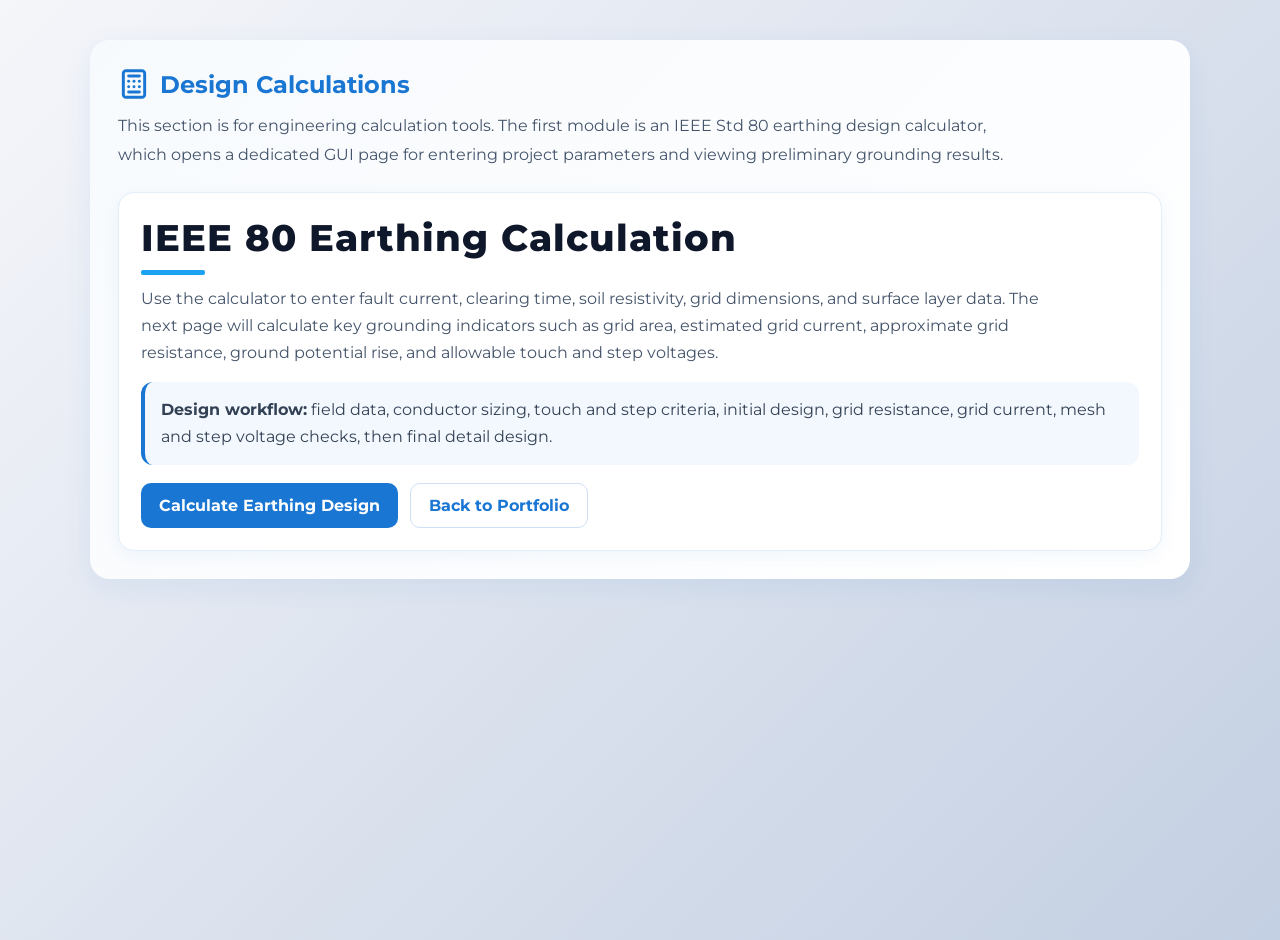
<file: design-calculations.html>
<!DOCTYPE html>
<html lang="en">
<head>
    <meta charset="UTF-8">
    <meta name="viewport" content="width=device-width, initial-scale=1.0">
    <title>Design Calculations - Sai Deepak Kothula</title>
    <link href="https://fonts.googleapis.com/css?family=Montserrat:400,700&display=swap" rel="stylesheet">
    <link rel="stylesheet" href="style.css">
    <style>
      .page-shell {
        max-width: 1100px;
        margin: 40px auto;
        padding: 0 16px;
      }
      .hero-card {
        background: linear-gradient(135deg, #f7fafd 0%, #ffffff 100%);
        border-radius: 20px;
        padding: 28px;
        box-shadow: 0 8px 28px rgba(25,118,210,0.08);
      }
      .section-title {
        margin: 0 0 12px 0;
        color: #1976d2;
        display: flex;
        align-items: center;
        gap: 10px;
      }
      .calculator-card {
        margin-top: 22px;
        background: #ffffff;
        border-radius: 16px;
        padding: 22px;
        border: 1px solid #e3eefb;
        box-shadow: 0 4px 18px rgba(25,118,210,0.06);
      }
      .calculator-grid {
        display: grid;
        grid-template-columns: repeat(auto-fit, minmax(220px, 1fr));
        gap: 16px;
        margin-top: 18px;
      }
      .calc-input {
        width: 100%;
        padding: 12px 14px;
        border-radius: 10px;
        border: 1px solid #cfe0f5;
        font: inherit;
        box-sizing: border-box;
        background: #fbfdff;
      }
      .btn-primary {
        display: inline-flex;
        align-items: center;
        justify-content: center;
        gap: 8px;
        border: none;
        border-radius: 10px;
        background: #1976d2;
        color: #fff;
        padding: 12px 18px;
        font-weight: 700;
        cursor: pointer;
        text-decoration: none;
      }
      .btn-secondary {
        display: inline-flex;
        align-items: center;
        justify-content: center;
        gap: 8px;
        border: 1px solid #cfe0f5;
        border-radius: 10px;
        background: #fff;
        color: #1976d2;
        padding: 12px 18px;
        font-weight: 700;
        text-decoration: none;
      }
      .note-box {
        margin-top: 16px;
        padding: 14px 16px;
        border-radius: 12px;
        background: #f3f8fe;
        border-left: 4px solid #1976d2;
        color: #334155;
        line-height: 1.7;
      }
      @media (max-width: 700px) {
        .hero-card, .calculator-card { padding: 20px; }
      }
    </style>
</head>
<body>
    <div class="page-shell">
        <section class="hero-card">
            <h1 class="section-title">
                <svg width="32" height="32" viewBox="0 0 24 24" fill="none" stroke="#1976d2" stroke-width="2.2" stroke-linecap="round" stroke-linejoin="round"><rect x="4" y="2" width="16" height="20" rx="2"/><line x1="8" y1="6" x2="16" y2="6"/><line x1="8" y1="10" x2="8" y2="10"/><line x1="12" y1="10" x2="12" y2="10"/><line x1="16" y1="10" x2="16" y2="10"/><line x1="8" y1="14" x2="8" y2="14"/><line x1="12" y1="14" x2="12" y2="14"/><line x1="16" y1="14" x2="16" y2="14"/><line x1="8" y1="18" x2="16" y2="18"/></svg>
                Design Calculations
            </h1>
            <p style="color:#44546a;line-height:1.8;max-width:900px;margin:0;">
                This section is for engineering calculation tools. The first module is an IEEE Std 80 earthing design calculator, which opens a dedicated GUI page for entering project parameters and viewing preliminary grounding results.
            </p>

            <div class="calculator-card">
                <h2 style="margin:0 0 10px 0;color:#0f172a;">IEEE 80 Earthing Calculation</h2>
                <p style="margin:0;color:#44546a;line-height:1.7;max-width:900px;">
                    Use the calculator to enter fault current, clearing time, soil resistivity, grid dimensions, and surface layer data. The next page will calculate key grounding indicators such as grid area, estimated grid current, approximate grid resistance, ground potential rise, and allowable touch and step voltages.
                </p>

                <div class="note-box">
                    <strong>Design workflow:</strong> field data, conductor sizing, touch and step criteria, initial design, grid resistance, grid current, mesh and step voltage checks, then final detail design.
                </div>

                <div style="display:flex;flex-wrap:wrap;gap:12px;margin-top:18px;">
                    <a class="btn-primary" href="ieee80-earthing-calculator.html">Calculate Earthing Design</a>
                    <a class="btn-secondary" href="index.html#design-calculations">Back to Portfolio</a>
                </div>
            </div>
        </section>
    </div>
</body>
</html>
</file>
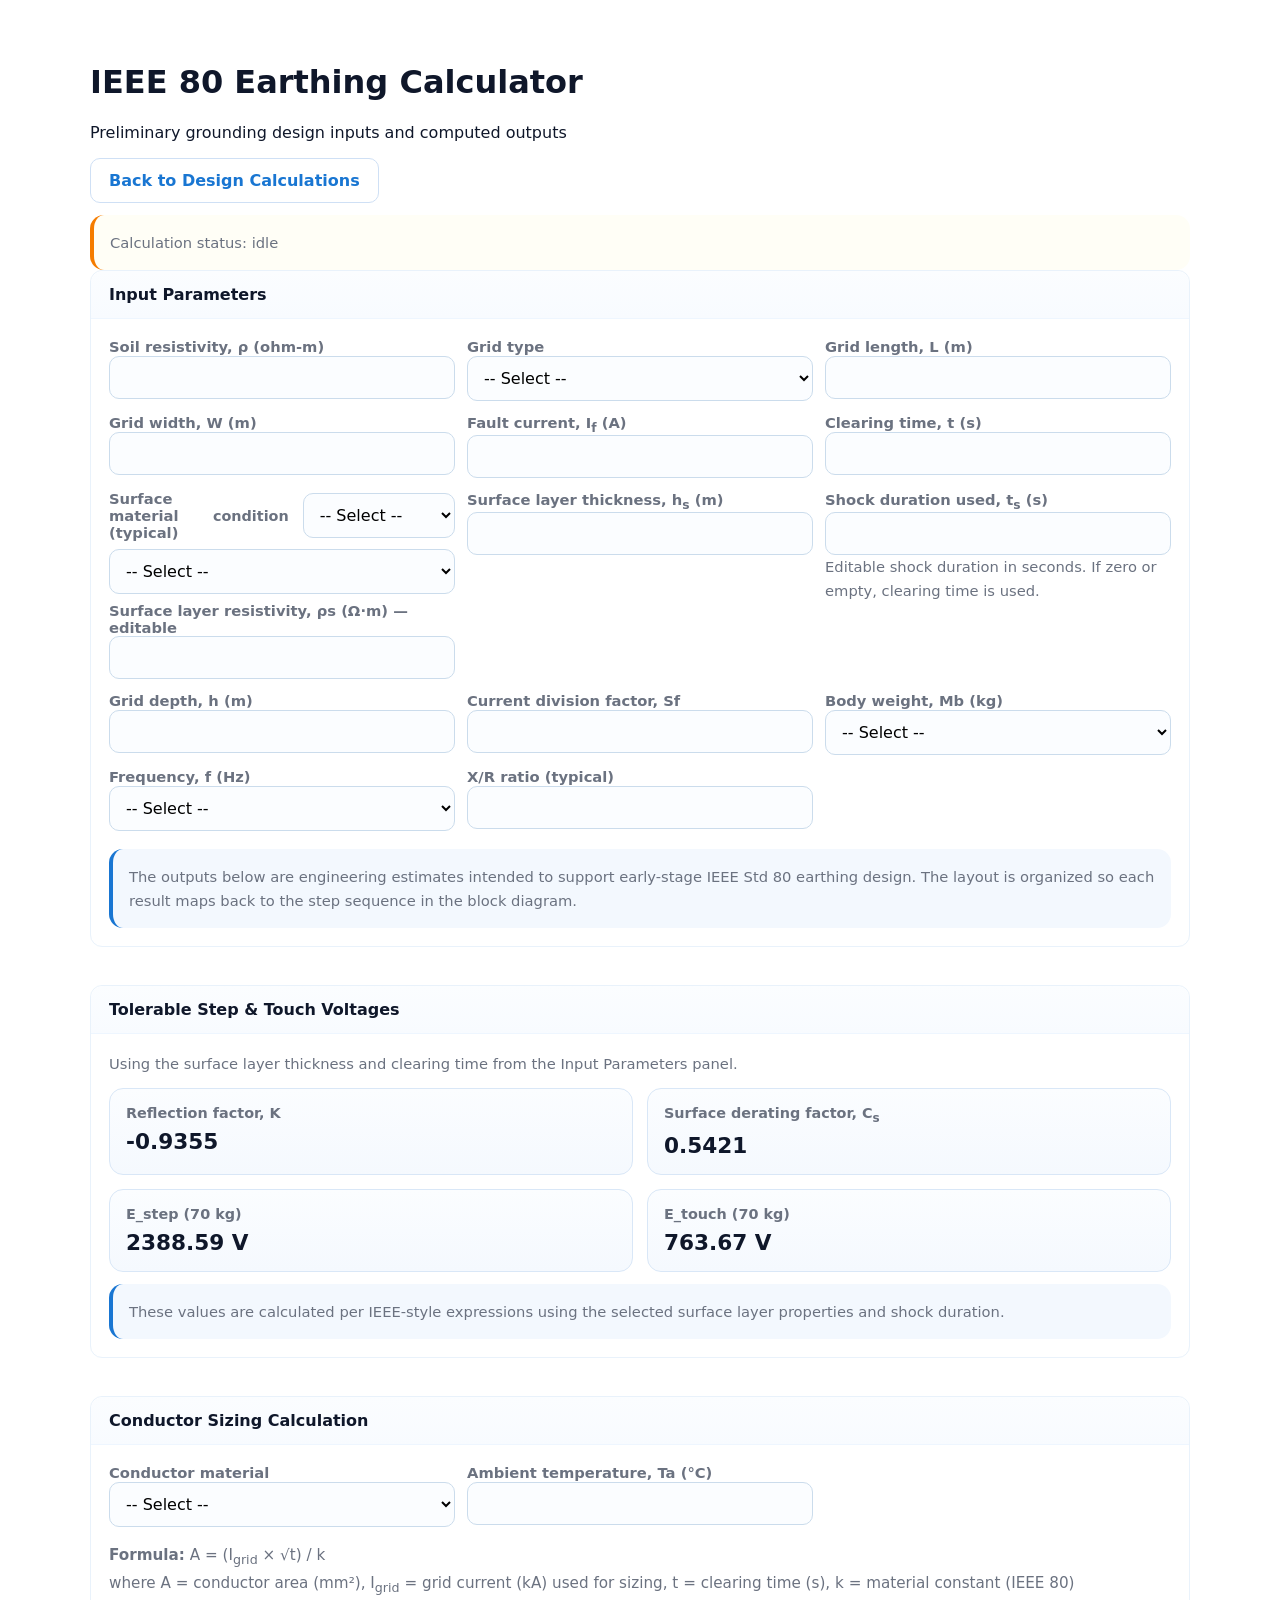
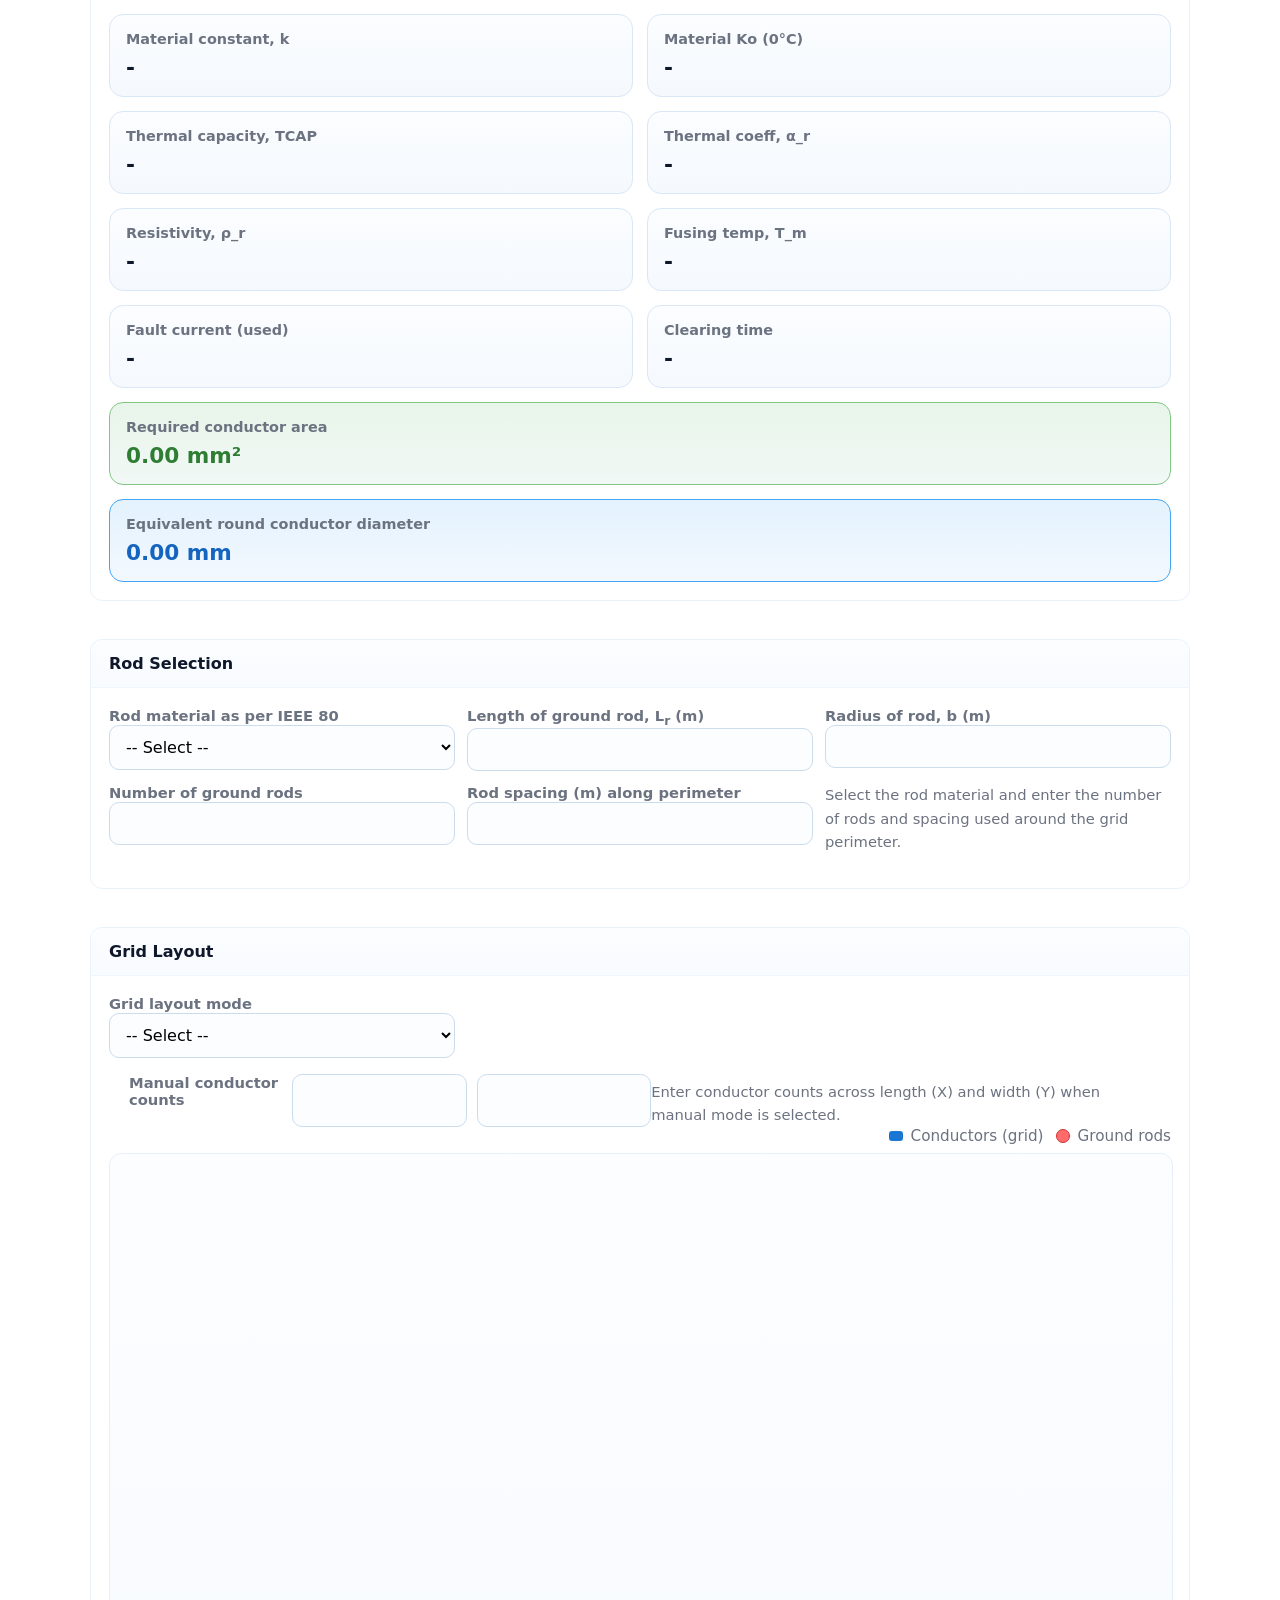
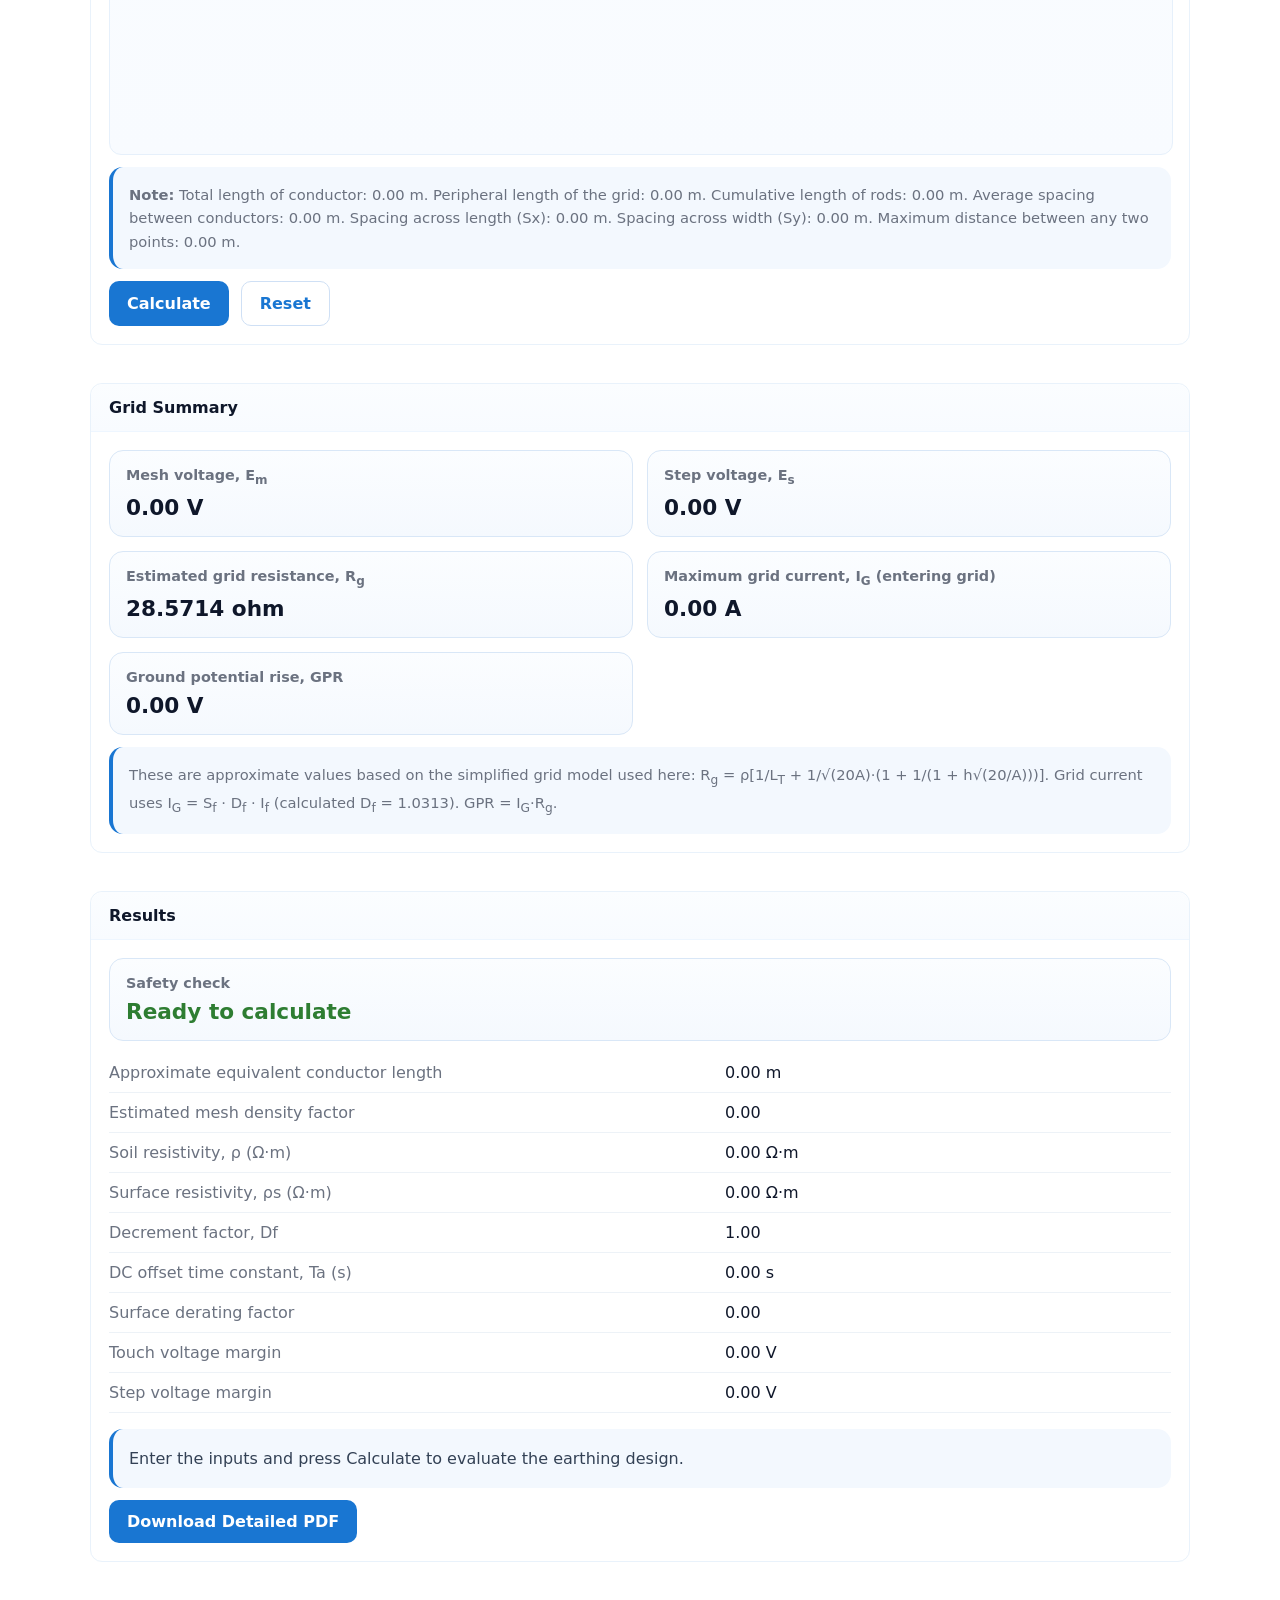
<file: ieee80-earthing-calculator.html>
<!DOCTYPE html>
<html lang="en">
<head>
    <meta charset="UTF-8">
    <meta name="viewport" content="width=device-width, initial-scale=1.0">
    <title>IEEE 80 Earthing Calculator</title>
    <style>
      :root{ --blue:#1976d2; --muted:#6b7280; --line:#cfe0f5; --good:#2e7d32; --warn:#f57c00 }
      html,body{font-family:Montserrat,system-ui,Segoe UI,Roboto,"Helvetica Neue",Arial;margin:0;padding:0;color:#0f172a}
      .shell{max-width:1100px;margin:18px auto;padding:24px}
      .panel{background:#fff;border-radius:12px;padding:0;border:1px solid #e9f2fb}
      .panel-header{padding:14px 18px;border-bottom:1px solid #eef6ff;background:linear-gradient(180deg,#fbfdff,#f8fbff);border-top-left-radius:12px;border-top-right-radius:12px}
      .panel-body{padding:18px}
    
      .grid-form {
        display: grid;
        grid-template-columns: repeat(3, minmax(0, 1fr));
        gap: 12px;
        align-items: start;
      }
      .layout { display: grid; grid-template-columns: 420px 1fr; gap: 20px; align-items: start; }
      .field label {
        font-size: 0.92rem;
        color: var(--muted);
        font-weight: 700;
      }
      .field input {
        width: 100%;
        box-sizing: border-box;
        border: 1px solid #cbdcec;
        border-radius: 10px;
        padding: 11px 12px;
        font: inherit;
        background: #fbfdff;
      }
      .field select {
        width: 100%;
        box-sizing: border-box;
        border: 1px solid #cbdcec;
        border-radius: 10px;
        padding: 11px 12px;
        font: inherit;
        background: #fbfdff;
      }
      .layout-canvas {
        width: 100%;
        height: 600px;
        border-radius: 12px;
        border: 1px solid #e6f0fb;
        background: linear-gradient(180deg,#fbfdff,#f8fbff);
        display:flex;
        align-items:center;
        justify-content:center;
        overflow:hidden;
      }
      .legend {
        display:flex;
        gap:12px;
        align-items:center;
        justify-content:flex-end;
        margin-bottom:8px;
      }
      .legend-item { display:flex; gap:8px; align-items:center; color:var(--muted); font-size:0.95rem; }
      .swatch { display:inline-block; width:14px; height:10px; border-radius:3px; }
      .swatch.rod { width:12px; height:12px; border-radius:50%; border:1px solid #c33; }
      .layout-canvas svg { width:100%; height:100%; }
      .actions {
        display: flex;
        gap: 12px;
        margin-top: 16px;
        flex-wrap: wrap;
      }
      .btn {
        border: none;
        border-radius: 10px;
        padding: 12px 18px;
        font: inherit;
        font-weight: 700;
        cursor: pointer;
        text-decoration: none;
        display: inline-flex;
        align-items: center;
        justify-content: center;
      }
      .btn-primary {
        background: var(--blue);
        color: #fff;
      }
      .btn-secondary {
        background: #fff;
        color: var(--blue);
        border: 1px solid var(--line);
      }
      .results-grid {
        display: grid;
        grid-template-columns: repeat(2, minmax(0, 1fr));
        gap: 14px;
      }
      .result-card {
        padding: 16px;
        border-radius: 14px;
        background: linear-gradient(180deg, #fbfdff 0%, #f5f9fe 100%);
        border: 1px solid #d9e7f7;
      }
      .result-card .label {
        color: var(--muted);
        font-size: 0.9rem;
        font-weight: 700;
      }
      .result-card .value {
        margin-top: 8px;
        font-size: 1.35rem;
        font-weight: 800;
        color: #0f172a;
        word-break: break-word;
      }
      .result-card.pass .value { color: var(--good); }
      .result-card.warn .value { color: var(--warn); }
      .wide {
        grid-column: 1 / -1;
      }
      .summary {
        margin-top: 16px;
        padding: 16px;
        border-radius: 14px;
        background: #f3f8fe;
        border-left: 4px solid var(--blue);
        color: #334155;
        line-height: 1.7;
      }
      .mini-table {
        width: 100%;
        border-collapse: collapse;
        margin-top: 12px;
      }
      .mini-table td {
        padding: 10px 0;
        border-bottom: 1px solid #edf2f7;
        vertical-align: top;
      }
      .mini-table td:first-child {
        color: var(--muted);
        width: 58%;
        padding-right: 12px;
      }
      .helper {
        color: var(--muted);
        font-size: 0.92rem;
        line-height: 1.6;
      }
      @media (max-width: 960px) {
        .layout { grid-template-columns: 1fr; }
      }
      @media (max-width: 700px) {
        .grid-form, .results-grid { grid-template-columns: 1fr; }
        .shell { padding: 18px 12px 28px; }
        .panel-body, .panel-header { padding: 16px; }
      }
    </style>
</head>
<body>
  <div class="shell">
    <div class="topbar">
      <div class="brand">
        <h1>IEEE 80 Earthing Calculator</h1>
        <p>Preliminary grounding design inputs and computed outputs</p>
      </div>
      <a class="btn btn-secondary" href="design-calculations.html">Back to Design Calculations</a>
    </div>

    <div id="calcStatus" class="summary helper" style="margin-top:12px; background:#fffef6; border-left:4px solid #f57c00;">Calculation status: idle</div>

    <div class="layout">
      <section class="panel" style="grid-column: 1 / -1;">
        <div class="panel-header">
          <strong>Input Parameters</strong>
        </div>
        <div class="panel-body">
          <div class="grid-form">
            <!-- 1. Soil Resistivity -->
            <div class="field"><label for="soilResistivity">Soil resistivity, ρ (ohm-m)</label><input id="soilResistivity" type="number" value="" min="0" step="any"></div>
            
            <!-- 2. Grid Type Selection -->
            <div class="field"><label for="gridType">Grid type</label>
              <select id="gridType">
                <option value="" selected>-- Select --</option>
                <option value="uniform">Uniform</option>
                <option value="non-uniform" disabled style="opacity:0.5;">Non-uniform (coming soon)</option>
              </select>
            </div>
            
            <!-- 3. Grid Length & Width (shown only for uniform) -->
            <div class="field" id="gridLengthField"><label for="gridLength">Grid length, L (m)</label><input id="gridLength" type="number" value="" min="0" step="any"></div>
            <div class="field" id="gridWidthField"><label for="gridWidth">Grid width, W (m)</label><input id="gridWidth" type="number" value="" min="0" step="any"></div>
            
            <!-- 4. Fault Current -->
            <div class="field"><label for="faultCurrent">Fault current, I<sub>f</sub> (A)</label><input id="faultCurrent" type="number" value="" min="0" step="any"></div>
            
            <!-- 5. Clearing Time -->
            <div class="field"><label for="clearingTime">Clearing time, t (s)</label><input id="clearingTime" type="number" value="" min="0.01" step="any"></div>
            
            <!-- 6. Remaining Fields -->
            <!-- Ground rod count and spacing moved to Rod Selection section -->
            <div class="field" style="display:flex;flex-direction:column;">
              <div style="display:flex;gap:8px;align-items:center;">
                <label for="surfaceMaterial" style="margin:0;">Surface material (typical)</label>
                <label for="surfaceMoisture" style="margin:0 0 0 12px;font-size:0.9rem;color:var(--muted);">condition</label>
                <select id="surfaceMoisture" style="margin-left:6px;">
                  <option value="" selected>-- Select --</option>
                  <option value="dry">Dry</option>
                  <option value="wet">Wet</option>
                </select>
              </div>
              <select id="surfaceMaterial" style="margin-top:8px;">
                <option value="" selected>-- Select --</option>
                <option value="custom" data-dry="" data-wet="">Custom</option>
                <option value="crusher_granite" data-dry="140000000" data-wet="1300">Crusher run granite with fines — Dry:140×10⁶, Wet:1300 Ω·m</option>
                <option value="crusher_granite_1_5" data-dry="4000" data-wet="1200">1½ in crusher run granite — Dry:4,000, Wet:1,200 Ω·m</option>
                <option value="washed_granite_no4" data-dry="3000000" data-wet="5000">Washed granite No.4 — Dry:3.0×10⁶, Wet:5,000 Ω·m</option>
                <option value="washed_granite_no3" data-dry="2800000" data-wet="10000">Washed granite No.3 — Dry:2.8×10⁶, Wet:10,000 Ω·m</option>
                <option value="washed_limestone" data-dry="7000000" data-wet="2500">Washed limestone — Dry:7.0×10⁶, Wet:2,500 Ω·m</option>
                <option value="granite_gravel" data-dry="2000000" data-wet="10000">Washed granite / gravel — Dry:2.0×10⁶, Wet:10,000 Ω·m</option>
                <option value="pea_gravel" data-dry="40000000" data-wet="5000">Washed granite (pea gravel) — Dry:40×10⁶, Wet:5,000 Ω·m</option>
                <option value="no57_granite" data-dry="190000000" data-wet="8000">No.57 washed granite — Dry:190×10⁶, Wet:8,000 Ω·m</option>
                <option value="asphalt" data-dry="2000000" data-wet="10000">Asphalt — Dry:2.0×10⁶, Wet:10,000 Ω·m</option>
                <option value="concrete" data-dry="1000000" data-wet="100">Concrete — Dry:1.0×10⁶, Wet:100 Ω·m</option>
              </select>
              <label for="surfaceResistivity" style="margin-top:8px;">Surface layer resistivity, ρs (Ω·m) — editable</label>
              <input id="surfaceResistivity" type="number" value="" min="0" step="any">
            </div>
            <div class="field"><label for="surfaceThickness">Surface layer thickness, h<sub>s</sub> (m)</label><input id="surfaceThickness" type="number" value="" min="0" step="any"></div>
            <div class="field"><label for="shockDuration">Shock duration used, t<sub>s</sub> (s)</label><input id="shockDuration" type="number" value="" min="0.0001" step="any"><div class="helper">Editable shock duration in seconds. If zero or empty, clearing time is used.</div></div>
            <div class="field"><label for="gridDepth">Grid depth, h (m)</label><input id="gridDepth" type="number" value="" min="0" step="any"></div>
            <div class="field"><label for="currentDivision">Current division factor, Sf</label><input id="currentDivision" type="number" value="" min="0" max="1" step="any"></div>
            <div class="field"><label for="bodyWeight">Body weight, Mb (kg)</label>
              <select id="bodyWeight">
                <option value="" selected>-- Select --</option>
                <option value="70">70 kg</option>
                <option value="50">50 kg</option>
              </select>
            </div>
            <div class="field"><label for="frequency">Frequency, f (Hz)</label>
              <select id="frequency">
                <option value="" selected>-- Select --</option>
                <option value="50">50 Hz</option>
                <option value="60">60 Hz</option>
              </select>
            </div>
            <div class="field"><label for="xrRatio">X/R ratio (typical)</label><input id="xrRatio" type="number" value="" min="0.1" step="0.1"></div>
          </div>

          <!-- Calculate and Reset buttons removed; calculations run live from inputs -->

          <!-- grid canvas moved to bottom of page -->

          <div class="summary helper" style="margin-top:18px;">
            The outputs below are engineering estimates intended to support early-stage IEEE Std 80 earthing design. The layout is organized so each result maps back to the step sequence in the block diagram.
          </div>
        </div>
      </section>

          

      

      <!-- Tolerable Voltages Section (Reflection factor, Cs, Step/Touch limits) -->
      <section class="panel" style="grid-column: 1 / -1; margin-top:18px;">
        <div class="panel-header">
          <strong>Tolerable Step &amp; Touch Voltages</strong>
        </div>
        <div class="panel-body">
          <div class="grid-form" style="margin-bottom:12px;">
            <div class="field" style="grid-column: 1 / -1;"><div class="helper">Using the surface layer thickness and clearing time from the Input Parameters panel.</div></div>
          </div>

          <div class="results-grid">
            <div class="result-card"><div class="label">Reflection factor, K</div><div class="value" id="reflectionFactor">-</div></div>
            <div class="result-card"><div class="label">Surface derating factor, C<sub>s</sub></div><div class="value" id="surfaceDerating">-</div></div>
            <div class="result-card"><div class="label" id="E_step_label">E_step</div><div class="value" id="E_step">-</div></div>
            <div class="result-card"><div class="label" id="E_touch_label">E_touch</div><div class="value" id="E_touch">-</div></div>
          </div>

          <div class="summary helper" style="margin-top:12px;" id="tolerableSummary">
            These values are calculated per IEEE-style expressions using the selected surface layer properties and shock duration.
          </div>
        </div>
      </section>

      <!-- Conductor Sizing Calculation Section -->
      <section class="panel" style="grid-column: 1 / -1; margin-top:18px;">
        <div class="panel-header">
          <strong>Conductor Sizing Calculation</strong>
        </div>
        <div class="panel-body">
          <div class="grid-form" style="margin-bottom:16px;">
            <div class="field"><label for="conductorMaterial">Conductor material</label>
              <select id="conductorMaterial">
                <option value="" selected>-- Select --</option>
                <option value="copper_hard">Copper, commercial hard-drawn</option>
                <option value="copper_soft">Copper, annealed soft-drawn</option>
                <option value="copper_clad_wire_40">Copper-clad steel wire (40% Cu)</option>
                <option value="copper_clad_wire_30">Copper-clad steel wire (30% Cu)</option>
                <option value="copper_clad_rod">Copper-clad steel rod (17% Cu)</option>
                <option value="aluminum_clad_wire">Aluminum-clad steel wire</option>
                <option value="steel_1020">Steel, 1020</option>
                <option value="stainless_clad_rod">Stainless-clad steel rod</option>
                <option value="zinc_coated_rod">Zinc-coated steel rod</option>
                <option value="stainless_304">Stainless steel, 304</option>
              </select>
            </div>
            <div class="field"><label for="ambientTemp">Ambient temperature, Ta (°C)</label><input id="ambientTemp" type="number" value="" min="-50" max="200" step="0.1"></div>
          </div>
          <div style="margin-bottom:16px;">
            <div style="font-size:0.95rem; color:var(--muted); line-height:1.6;">
              <strong>Formula:</strong> A = (I<sub>grid</sub> × √t) / k<br>
              where A = conductor area (mm²), I<sub>grid</sub> = grid current (kA) used for sizing, t = clearing time (s), k = material constant (IEEE 80)
            </div>
          </div>
          <div class="results-grid">
            <div class="result-card"><div class="label">Material constant, k</div><div class="value" id="materialConstant">-</div></div>
            <div class="result-card"><div class="label">Material Ko (0°C)</div><div class="value" id="materialKo">-</div></div>
            <div class="result-card"><div class="label">Thermal capacity, TCAP</div><div class="value" id="materialTCAP">-</div></div>
            <div class="result-card"><div class="label">Thermal coeff, α_r</div><div class="value" id="materialAlpha">-</div></div>
            <div class="result-card"><div class="label">Resistivity, ρ_r</div><div class="value" id="materialRho">-</div></div>
            <div class="result-card"><div class="label">Fusing temp, T_m</div><div class="value" id="materialTm">-</div></div>
            <div class="result-card"><div class="label">Fault current (used)</div><div class="value" id="gridCurrentSizing">-</div></div>
            <div class="result-card"><div class="label">Clearing time</div><div class="value" id="clearingTimeSizing">-</div></div>
            <div class="result-card wide" style="background: linear-gradient(180deg, #e8f5e9 0%, #f1f8f6 100%); border: 1px solid #81c784;"><div class="label">Required conductor area</div><div class="value" id="conductorArea" style="color: #2e7d32; font-weight:900;">-</div></div>
            <div class="result-card wide" style="background: linear-gradient(180deg, #e3f2fd 0%, #f3f8ff 100%); border: 1px solid #42a5f5;"><div class="label">Equivalent round conductor diameter</div><div class="value" id="conductorDiameter" style="color: #1565c0; font-weight:900;">-</div></div>
          </div>
          
        </div>
      </section>

      <!-- Rod Selection Section -->
      <section class="panel" style="grid-column: 1 / -1; margin-top:18px;">
        <div class="panel-header">
          <strong>Rod Selection</strong>
        </div>
        <div class="panel-body">
          <div class="grid-form" style="margin-bottom:16px;">
            <div class="field"><label for="rodMaterial">Rod material as per IEEE 80</label>
              <select id="rodMaterial">
                <option value="" selected>-- Select --</option>
                <option value="copper_clad_rod">Copper-clad steel rod (17% Cu)</option>
                <option value="stainless_clad_rod">Stainless-clad steel rod</option>
                <option value="zinc_coated_rod">Zinc-coated steel rod</option>
                <option value="stainless_304">Stainless steel, 304</option>
                <option value="copper_hard">Copper, commercial hard-drawn</option>
              </select>
            </div>
            <div class="field"><label for="rodLength">Length of ground rod, L<sub>r</sub> (m)</label><input id="rodLength" type="number" value="" min="0.1" step="any"></div>
            <div class="field"><label for="rodRadius">Radius of rod, b (m)</label><input id="rodRadius" type="number" value="" min="0.0001" step="any"></div>
            <div class="field"><label for="rodCount">Number of ground rods</label><input id="rodCount" type="number" value="" min="0" step="1"></div>
            <div class="field"><label for="rodSpacing">Rod spacing (m) along perimeter</label><input id="rodSpacing" type="number" value="" min="0.1" step="any"></div>
            <div class="field" style="justify-content:flex-end;">
              <div class="helper">Select the rod material and enter the number of rods and spacing used around the grid perimeter.</div>
            </div>
          </div>
        </div>
      </section>

      <!-- Full-width grid panel placed at the bottom (spans both columns) -->
      <section class="panel" style="grid-column: 1 / -1; margin-top:18px;">
        <div class="panel-header">
          <strong>Grid Layout</strong>
        </div>
        <div class="panel-body">
          <div class="grid-form" style="margin-bottom:16px;">
            <div class="field"><label for="layoutMode">Grid layout mode</label>
              <select id="layoutMode">
                <option value="" selected>-- Select --</option>
                <option value="manual">Manual (specify counts)</option>
                <option value="automatic" disabled style="opacity:0.6">Automatic (coming soon)</option>
              </select>
            </div>
          </div>
          <div class="field" id="manualCounts" style="display:block; padding: 0 20px;">
            <label>Manual conductor counts</label>
            <div style="display:flex;gap:10px;">
              <input id="conductorsX" type="number" value="" min="2" step="1" style="flex:1;" aria-label="Number of conductors in X direction">
              <input id="conductorsY" type="number" value="" min="2" step="1" style="flex:1;" aria-label="Number of conductors in Y direction">
            </div>
            <div class="helper" style="margin-top:6px;">Enter conductor counts across length (X) and width (Y) when manual mode is selected.</div>
          </div>
          <div class="legend" aria-hidden="false">
            <div class="legend-item"><span class="swatch" style="background:#1976d2"></span> Conductors (grid)</div>
            <div class="legend-item"><span class="swatch rod" style="background:#ff6b6b"></span> Ground rods</div>
          </div>
          <div class="layout-canvas" aria-hidden="false" aria-label="Conductor and rod layout">
            <svg id="layoutSvg" viewBox="0 0 800 600" preserveAspectRatio="xMidYMid meet" role="img" aria-labelledby="layoutTitle layoutDesc">
              <title id="layoutTitle">Conductor grid and ground rod arrangement</title>
              <desc id="layoutDesc">Graphical representation of conductors (lines) and ground rods (dots) scaled to grid size.</desc>
            </svg>
          </div>
          <div class="summary helper" style="margin-top:12px;" id="gridLayoutNote">
            <strong>Note:</strong>
            Total length of conductor: <span id="gridLengthNoteValue">0.00 m</span>.
            Peripheral length of the grid: <span id="gridPeripheralLengthNoteValue">0.00 m</span>.
            Cumulative length of rods: <span id="gridRodLengthNoteValue">0.00 m</span>.
            Average spacing between conductors: <span id="gridAverageSpacingNoteValue">0.00 m</span>.
            Spacing across length (Sx): <span id="gridSpacingNoteValue">0.00 m</span>.
            Spacing across width (Sy): <span id="gridSpacingYNoteValue">0.00 m</span>.
            Maximum distance between any two points: <span id="gridMaxDistanceNoteValue">0.00 m</span>.
          </div>
          <div style="margin-top:12px; display:flex; gap:12px;">
            <button class="btn btn-primary" id="calculateBtnBottom" type="button">Calculate</button>
            <button class="btn btn-secondary" id="resetBtnBottom" type="button">Reset</button>
          </div>
        </div>
      </section>

      <!-- Grid Summary: resistance, max current, calculated touch/step voltages (moved to last) -->
      <section class="panel" style="grid-column: 1 / -1; margin-top:18px;">
        <div class="panel-header">
          <strong>Grid Summary</strong>
        </div>
        <div class="panel-body">
          <div class="results-grid">
            <div class="result-card"><div class="label">Mesh voltage, E<sub>m</sub></div><div class="value" id="meshVoltagePanel">0.00 V</div></div>
            <div class="result-card"><div class="label">Step voltage, E<sub>s</sub></div><div class="value" id="stepVoltagePanel">0.00 V</div></div>
            <div class="result-card"><div class="label">Estimated grid resistance, R<sub>g</sub></div><div class="value" id="gridResistancePanel">0.0000 ohm</div></div>
            <div class="result-card"><div class="label">Maximum grid current, I<sub>G</sub> (entering grid)</div><div class="value" id="maxGridCurrentPanel">0.00 A</div></div>
            <div class="result-card"><div class="label">Ground potential rise, GPR</div><div class="value" id="gridGPRPanel">0.00 V</div></div>
            <!-- Removed GPR, calculated touch and step from Grid Summary per user request -->
          </div>
          <div id="gridSummaryNote" class="summary helper" style="margin-top:12px;">These are approximate values based on the simplified grid model used here: R<sub>g</sub> = ρ[1/L<sub>T</sub> + 1/√(20A)·(1 + 1/(1 + h√(20/A)))]. Grid current uses I<sub>G</sub> = S<sub>f</sub> · D<sub>f</sub> · I<sub>f</sub>, and GPR = I<sub>G</sub>·R<sub>g</sub>.</div>
        </div>
      </section>



  <script>
    var gridSummaryEnabled = false;
    function clearGridSummary() {
      var ids = ['meshVoltagePanel','stepVoltagePanel','gridResistancePanel','maxGridCurrentPanel','gridGPRPanel','dfValue','taValue'];
      ids.forEach(function(id){
        var el = document.getElementById(id);
        if (el) el.textContent = '-';
        if (el && el.parentElement) { el.parentElement.classList.remove('pass'); el.parentElement.classList.remove('warn'); }
      });
    }
    function numberValue(id, fallback) {
      var element = document.getElementById(id);
      if (!element) {
        console.warn('numberValue: element not found', id);
        return fallback;
      }
      var raw = element.value;
      var value = parseFloat(raw);
      if (!Number.isFinite(value)) {
        // warn once in console to help debug NaN sources
        // but avoid spamming: include id and raw value
        console.warn('numberValue: non-finite value for', id, 'raw="' + raw + '"; using fallback=', fallback);
        return fallback;
      }
      return value;
    }

      function conductorConstant(material) {
          // Extended material constants (from IEEE table provided)
          // Values: Ko (at 0°C), alpha (1/°C), Tm (fusing temp °C), rho (μΩ·cm), TCAP [J/(cm^3·°C)], k (legacy simple constant)
          var constants = {
            copper_hard: { label: 'Copper, commercial hard-drawn', k: 115, Ko: 242, alpha: 0.00381, Tm: 1084, rho: 1.78, TCAP: 3.4 },
            copper_soft: { label: 'Copper, annealed soft-drawn', k: 103, Ko: 234, alpha: 0.00393, Tm: 1083, rho: 1.72, TCAP: 3.4 },
            copper_clad_wire_40: { label: 'Copper-clad steel wire (40% Cu)', k: 90, Ko: 245, alpha: 0.00378, Tm: 1084, rho: 4.40, TCAP: 3.8 },
            copper_clad_wire_30: { label: 'Copper-clad steel wire (30% Cu)', k: 85, Ko: 245, alpha: 0.00378, Tm: 1084, rho: 5.86, TCAP: 3.8 },
            copper_clad_rod: { label: 'Copper-clad steel rod (17% Cu)', k: 80, Ko: 245, alpha: 0.00378, Tm: 1084, rho: 10.10, TCAP: 3.8 },
            aluminum_clad_wire: { label: 'Aluminum-clad steel wire', k: 76, Ko: 258, alpha: 0.00360, Tm: 657, rho: 8.48, TCAP: 3.561 },
            steel_1020: { label: 'Steel, 1020', k: 52, Ko: 245, alpha: 0.00377, Tm: 1510, rho: 15.90, TCAP: 3.8 },
            stainless_clad_rod: { label: 'Stainless-clad steel rod', k: 30, Ko: 245, alpha: 0.00377, Tm: 1400, rho: 17.50, TCAP: 4.4 },
            zinc_coated_rod: { label: 'Zinc-coated steel rod', k: 25, Ko: 293, alpha: 0.00320, Tm: 419, rho: 20.10, TCAP: 3.9 },
            stainless_304: { label: 'Stainless steel, 304', k: 10, Ko: 749, alpha: 0.00130, Tm: 1400, rho: 72.00, TCAP: 4.0 }
          };
          return constants[material] || constants.copper_hard;
      }

    function formatNumber(value, digits) {
      return value.toLocaleString(undefined, {
        minimumFractionDigits: digits,
        maximumFractionDigits: digits
      });
    }

    function calculateEarthing() {
      // Ensure grid summary is shown when calculation runs (avoid guarded hidden state)
      gridSummaryEnabled = true;
      var gpr = 0;
      var statusEl = document.getElementById('calcStatus');
      try {
      var faultCurrent = numberValue('faultCurrent', 0);
      var clearingTime = Math.max(numberValue('clearingTime', 0.5), 0.01);
      var conductorMaterialId = document.getElementById('conductorMaterial').value;
      var conductorMaterial = conductorConstant(conductorMaterialId);
      var soilResistivity = numberValue('soilResistivity', 100);
      var surfaceResistivity = numberValue('surfaceResistivity', 3000);
      var gridLength = Math.max(numberValue('gridLength', 1), 0.01);
      var gridWidth = Math.max(numberValue('gridWidth', 1), 0.01);
      var gridDepth = Math.max(numberValue('gridDepth', 0.6), 0.01);
      var currentDivision = Math.min(Math.max(numberValue('currentDivision', 0.6), 0), 1);
      var bodyWeight = Math.max(numberValue('bodyWeight', 70), 1);

      var gridArea = gridLength * gridWidth;
      var perimeter = 2 * (gridLength + gridWidth);
      // determine conductor counts and spacing depending on layout mode
      var layoutMode = (document.getElementById('layoutMode') || {}).value || 'manual';
      var divX, divY, actualSpacingX, actualSpacingY;
      if (layoutMode === 'manual') {
        // User input is number of conductors; convert to intervals (divX = conductors - 1)
        var numConductorsX = Math.max(2, Math.round(numberValue('conductorsX', 2)));
        var numConductorsY = Math.max(2, Math.round(numberValue('conductorsY', 2)));
        divX = Math.max(1, numConductorsX - 1);
        divY = Math.max(1, numConductorsY - 1);
        actualSpacingX = gridLength / divX;
        actualSpacingY = gridWidth / divY;
      } else {
        var defaultSpacing = 3; // fallback spacing for automatic mode (disabled in UI)
        divX = Math.max(1, Math.round(gridLength / defaultSpacing));
        divY = Math.max(1, Math.round(gridWidth / defaultSpacing));
        actualSpacingX = gridLength / divX;
        actualSpacingY = gridWidth / divY;
      }
      var equivalentLength = perimeter + (gridArea / ((actualSpacingX + actualSpacingY) / 2));
      var meshCountApprox = divX * divY;
      var meshDensity = meshCountApprox / gridArea;
      var surfaceFactor = 1 + Math.min(surfaceResistivity / 5000, 1.4) * 0.25;
      // For conductor sizing, use the fault current per request (I_f), not the divided grid current
      var sizingCurrent = faultCurrent;
      // convert to kA for the sizing formula per user request
      var sizingCurrent_kA = sizingCurrent / 1000;
      // Detailed IEEE conductor sizing formula (see provided image/table)
      // A (mm^2) = I * sqrt( (TCAP * 1e-4) / (t_c * alpha_r * rho_r) ) / ln((Ko + Tm) / (Ko + Ta))
      var Ta = numberValue('ambientTemp', 20); // ambient starting temperature (°C) from UI
      var Ko = conductorMaterial.Ko;
      var alpha_r = conductorMaterial.alpha;
      var Tm = conductorMaterial.Tm;
      var rho_r = conductorMaterial.rho; // μΩ-cm
      var TCAP = conductorMaterial.TCAP; // J/(cm^3·°C)
      var conductorArea = 0;
      var conductorDiameter = 0;
      try {
        var X = (TCAP * 1e-4) / (clearingTime * alpha_r * rho_r);
        var sqrtX = Math.sqrt(Math.max(0, X));
        var lnTerm = Math.log((Ko + Tm) / (Ko + Ta));
        if (lnTerm > 0 && sqrtX > 0 && Number.isFinite(sizingCurrent_kA)) {
          conductorArea = sizingCurrent_kA / (sqrtX * lnTerm);
        } else {
          // fallback to the legacy simple k-based estimate
          conductorArea = (sizingCurrent_kA * Math.sqrt(clearingTime)) / conductorMaterial.k;
        }
      } catch (e) {
        // avoid referencing variables that may not yet be defined; fall back to k-based estimate
        conductorArea = (sizingCurrent_kA * Math.sqrt(clearingTime)) / conductorMaterial.k;
      }
      // Defensive: ensure conductorArea is a reasonable positive finite number
      if (!Number.isFinite(conductorArea) || conductorArea <= 0) {
        var fallback = (sizingCurrent_kA * Math.sqrt(clearingTime)) / conductorMaterial.k;
        conductorArea = Number.isFinite(fallback) && fallback > 0 ? fallback : 0;
      }
      conductorDiameter = Math.sqrt(Math.max(0, (4 * conductorArea) / Math.PI));
      // If result still zero, reveal diagnostic details in the visible debug panel
      
      var gridResistance = (soilResistivity / (4 * Math.sqrt(gridArea))) * (1 + (1 / (1 + 10 * gridDepth)));
      var allowableTouch = (116 * surfaceFactor / Math.sqrt(clearingTime)) * Math.sqrt(bodyWeight / 70);
      var allowableStep = (174 * surfaceFactor / Math.sqrt(clearingTime)) * Math.sqrt(bodyWeight / 70);

      // --- Tolerable voltages per IEEE-style expressions (reflection & surface derating) ---
      var hs = Math.max(numberValue('surfaceThickness', 0.05), 0);
      var rho_s = surfaceResistivity;
      var rho = soilResistivity;
      var reflectionK = 0;
      var Cs = 1;
      // If there is no surface layer (hs == 0) or surface resistivity is zero/empty,
      // treat as no surface layer: Cs = 1 and rho_s = rho (surface resistivity equals soil resistivity)
      if (hs === 0 || !Number.isFinite(rho_s) || rho_s === 0) {
        Cs = 1;
        rho_s = rho;
        reflectionK = 0;
      } else {
        if ((rho + rho_s) !== 0) reflectionK = (rho - rho_s) / (rho + rho_s);
        Cs = 1 - (0.09 * (1 - (rho / rho_s))) / (2 * hs + 0.09);
      }
      if (!Number.isFinite(Cs)) Cs = 1;
      // ensure reasonable numeric stability
      if (!Number.isFinite(Cs)) Cs = 1;

      // allow an editable shock duration that overrides clearing time when provided
      var shockInputVal = numberValue('shockDuration', NaN);
      var ts = (Number.isFinite(shockInputVal) && shockInputVal > 0) ? shockInputVal : Math.max(clearingTime, 0.0001);
      // compute DC offset time constant Ta from X/R ratio and frequency
      var freq = numberValue('frequency', 50);
      var xr = Math.max(numberValue('xrRatio', 10), 0.0001);
      var omega = 2 * Math.PI * Math.max(freq, 0.0001);
      var Ta = xr / omega; // Ta = (X/R) / omega
      // decrement factor Df per supplied formula: Df = sqrt(1 + (Ta/tf) * (1 - e^{-2 tf / Ta}))
      var Df = 1;
      if (Ta > 0 && ts > 0) {
        var expTerm = Math.exp(-2 * ts / Ta);
        Df = Math.sqrt(1 + (Ta / ts) * (1 - expTerm));
      }
      // compute grid current using Sf (currentDivision) and Df
      var gridCurrent = currentDivision * Df * faultCurrent;
      var baseStep = Math.max(1000 + 6 * Cs * rho_s, 1);
      var baseTouch = Math.max(1000 + 1.5 * Cs * rho_s, 1);

      var selectedWeight = (bodyWeight === 50) ? 50 : 70;
      var E_step_selected = 0;
      var E_touch_selected = 0;
      if (selectedWeight === 50) {
        E_step_selected = (baseStep * 0.116) / Math.sqrt(ts);
        E_touch_selected = (baseTouch * 0.116) / Math.sqrt(ts);
      } else {
        E_step_selected = (baseStep * 0.157) / Math.sqrt(ts);
        E_touch_selected = (baseTouch * 0.157) / Math.sqrt(ts);
      }

      // update tolerable voltages panel displays
      // update Ta and Df displays in mini-table
      var dfDisp = document.getElementById('dfValue'); if (dfDisp) dfDisp.textContent = Df.toFixed(4);
      var taDisp = document.getElementById('taValue'); if (taDisp) taDisp.textContent = Ta.toFixed(4) + ' s';
      var gridNote = document.getElementById('gridSummaryNote');
      if (gridNote) {
        gridNote.innerHTML = 'These are approximate values based on the simplified grid model used here: R<sub>g</sub> = ρ[1/L<sub>T</sub> + 1/√(20A)·(1 + 1/(1 + h√(20/A)))]. Grid current uses I<sub>G</sub> = S<sub>f</sub> · D<sub>f</sub> · I<sub>f</sub> (calculated D<sub>f</sub> = ' + Df.toFixed(4) + '). GPR = I<sub>G</sub>·R<sub>g</sub>.';
      }
      var surfResDisp = document.getElementById('surfaceResDisplay'); if (surfResDisp) surfResDisp.textContent = rho_s.toFixed(2) + ' Ω·m';
      var soilResDisp = document.getElementById('soilResDisplay'); if (soilResDisp) soilResDisp.textContent = rho.toFixed(2) + ' Ω·m';
      var refEl = document.getElementById('reflectionFactor'); if (refEl) refEl.textContent = reflectionK.toFixed(4);
      var csEl = document.getElementById('surfaceDerating'); if (csEl) csEl.textContent = Cs.toFixed(4);
      var esEl = document.getElementById('E_step'); if (esEl) esEl.textContent = E_step_selected.toFixed(2) + ' V';
      var etEl = document.getElementById('E_touch'); if (etEl) etEl.textContent = E_touch_selected.toFixed(2) + ' V';
      var esLabel = document.getElementById('E_step_label'); if (esLabel) esLabel.textContent = 'E_step (' + selectedWeight + ' kg)';
      var etLabel = document.getElementById('E_touch_label'); if (etLabel) etLabel.textContent = 'E_touch (' + selectedWeight + ' kg)';

      // Top-level result cards (grid area/current) were removed from the Results section.
      document.getElementById('conductorArea').textContent = conductorArea.toFixed(2) + ' mm²';
      document.getElementById('conductorDiameter').textContent = conductorDiameter.toFixed(2) + ' mm';
      var rodLength = Math.max(parseFloat(document.getElementById('rodLength').value) || 0, 0);
      var rodCount = Math.max(parseInt(document.getElementById('rodCount').value) || 0, 0);
      var rodSpacing = Math.max(parseFloat(document.getElementById('rodSpacing').value) || 0, 0);
      var rodLengthTotal = rodLength * rodCount;
      var rodLengthNote = document.getElementById('gridRodLengthNoteValue'); if (rodLengthNote) rodLengthNote.textContent = formatNumber(rodLengthTotal, 2) + ' m';
      var conductorCountX = (layoutMode === 'manual') ? Math.max(2, Math.round(numberValue('conductorsX', 2))) : (divX + 1);
      var conductorCountY = (layoutMode === 'manual') ? Math.max(2, Math.round(numberValue('conductorsY', 2))) : (divY + 1);
      var totalConductorLength = (gridLength * conductorCountY) + (gridWidth * conductorCountX);
      var maxGridDistance = Math.sqrt((gridLength * gridLength) + (gridWidth * gridWidth));
      var averageSpacing = (actualSpacingX + actualSpacingY) / 2;
      var peripheralLength = 2 * (gridLength + gridWidth);
      var meshSpacing = Math.max(averageSpacing, 0.000001);
      var meshDepth = Math.max(gridDepth, 0.000001);
      var conductorDiameterM = Math.max(conductorDiameter / 1000, 0.000001);
      var meshParallelCount = Math.max(1, meshCountApprox);
      var khFactor = Math.sqrt(1 + (meshDepth / 1));
      var kiFactor = (rodCount > 0) ? 1 : (1 / Math.pow(2 * meshParallelCount, 1 / meshParallelCount));
      var effectiveBuriedLength = totalConductorLength;
      if (rodCount > 0) {
        effectiveBuriedLength = totalConductorLength + (1.55 + 1.22 * (rodLength / Math.max(maxGridDistance, 0.000001))) * rodLengthTotal;
      }
      var kmTerm1 = Math.log((meshSpacing * meshSpacing) / (16 * meshDepth * conductorDiameterM));
      var kmTerm2 = Math.pow(meshSpacing + 2 * meshDepth, 2) / (8 * meshSpacing * conductorDiameterM);
      var kmTerm3 = meshDepth / (4 * conductorDiameterM);
      var kmTerm4 = (kiFactor / khFactor) * Math.log(8 / (Math.PI * (2 * meshParallelCount - 1)));
      var meshFactorKm = (1 / (2 * Math.PI)) * (kmTerm1 + kmTerm2 - kmTerm3 + kmTerm4);
      var meshVoltage = Math.max(0, (soilResistivity * meshFactorKm * kiFactor * gridCurrent) / Math.max(effectiveBuriedLength, 0.000001));
      var stepBuriedLength = (0.75 * totalConductorLength) + (0.85 * rodLengthTotal);
      var stepSpacing = Math.max(actualSpacingX, actualSpacingY, 1);
      var stepTerm1 = 1 / Math.max(2 * meshDepth, 0.000001);
      var stepTerm2 = 1 / Math.max(stepSpacing + meshDepth, 0.000001);
      var stepTerm3 = (1 / Math.max(stepSpacing, 0.000001)) * (1 - Math.pow(0.5, Math.max(meshParallelCount - 2, 0)));
      var stepFactorKs = (1 / Math.PI) * (stepTerm1 + stepTerm2 + stepTerm3);
      var stepVoltage = Math.max(0, (soilResistivity * stepFactorKs * kiFactor * gridCurrent) / Math.max(stepBuriedLength, 0.000001));
      // Grid resistance panel is updated in the Grid Summary; top result card removed.
      // show main GPR display only when Calculate was pressed; otherwise keep placeholder
      // The top-level GPR card was removed; no DOM update needed here.
      // update new Grid Summary panel only when explicitly requested by user (press Calculate)
      if (gridSummaryEnabled) {
        var meshVoltageEl = document.getElementById('meshVoltagePanel'); if (meshVoltageEl) meshVoltageEl.textContent = formatNumber(meshVoltage, 2) + ' V';
        var stepVoltageEl = document.getElementById('stepVoltagePanel'); if (stepVoltageEl) stepVoltageEl.textContent = formatNumber(stepVoltage, 2) + ' V';
        var gridRgEl = document.getElementById('gridResistancePanel'); if (gridRgEl) gridRgEl.textContent = gridResistance.toFixed(4) + ' ohm';
        var maxGridCurrentEl = document.getElementById('maxGridCurrentPanel'); if (maxGridCurrentEl) maxGridCurrentEl.textContent = formatNumber(gridCurrent,2) + ' A';
        // compute and display GPR = I_G * R_g (volts)
        gpr = gridCurrent * gridResistance;
        var gprEl = document.getElementById('gridGPRPanel'); if (gprEl) gprEl.textContent = formatNumber(gpr,2) + ' V';
        if (window && window.console) console.debug('GPR debug', { gridCurrent: gridCurrent, gridResistance: gridResistance, gpr: gpr, gridSummaryEnabled: gridSummaryEnabled });
      } else {
        clearGridSummary();
      }

      // color coding: green (pass) if GPR less than tolerable limits, else red (warn)
      var gprVal = gpr;
      var okTouch = Number.isFinite(allowableTouch) && (gprVal <= allowableTouch);
      var okStep = Number.isFinite(allowableStep) && (gprVal <= allowableStep);
      var okGPR = okTouch && okStep;
      // Note: GPR/touch/step cards removed from Grid Summary; color coding left on safetyStatus only
      // touch/step result cards removed from Results section; values remain available in tolerable panel
      document.getElementById('equivalentLength').textContent = formatNumber(equivalentLength, 2) + ' m';
      document.getElementById('meshDensity').textContent = meshDensity.toFixed(4);
      document.getElementById('surfaceFactor').textContent = surfaceFactor.toFixed(3);
      var gridLengthNote = document.getElementById('gridLengthNoteValue'); if (gridLengthNote) gridLengthNote.textContent = formatNumber(totalConductorLength, 2) + ' m';
      var gridPeripheralLengthNote = document.getElementById('gridPeripheralLengthNoteValue'); if (gridPeripheralLengthNote) gridPeripheralLengthNote.textContent = formatNumber(peripheralLength, 2) + ' m';
      var gridSpacingXNote = document.getElementById('gridSpacingNoteValue'); if (gridSpacingXNote) gridSpacingXNote.textContent = formatNumber(actualSpacingX, 2) + ' m';
      var gridSpacingYNote = document.getElementById('gridSpacingYNoteValue'); if (gridSpacingYNote) gridSpacingYNote.textContent = formatNumber(actualSpacingY, 2) + ' m';
      var gridAverageSpacingNote = document.getElementById('gridAverageSpacingNoteValue'); if (gridAverageSpacingNote) gridAverageSpacingNote.textContent = formatNumber(averageSpacing, 2) + ' m';
      var gridMaxDistanceNote = document.getElementById('gridMaxDistanceNoteValue'); if (gridMaxDistanceNote) gridMaxDistanceNote.textContent = formatNumber(maxGridDistance, 2) + ' m';
      
      // Conductor sizing section updates
      document.getElementById('materialConstant').textContent = conductorMaterial.k;
      document.getElementById('materialKo').textContent = Ko + ' °C';
      document.getElementById('materialTCAP').textContent = TCAP + ' J/(cm³·°C)';
      document.getElementById('materialAlpha').textContent = alpha_r + ' 1/°C';
      document.getElementById('materialRho').textContent = rho_r + ' μΩ·cm';
      document.getElementById('materialTm').textContent = Tm + ' °C';
      // show fault current used for conductor sizing in kA
      var sizingCurrent_kA = sizingCurrent / 1000;
      document.getElementById('gridCurrentSizing').textContent = formatNumber(sizingCurrent_kA, 3) + ' kA';
      document.getElementById('clearingTimeSizing').textContent = clearingTime.toFixed(3) + ' s';

      var safetyStatus = document.getElementById('safetyStatus');
      var resultSummary = document.getElementById('resultSummary');
      var touchMarginValue = document.getElementById('touchMargin');
      var stepMarginValue = document.getElementById('stepMargin');
      var touchMargin = allowableTouch - gpr;
      var stepMargin = allowableStep - gpr;
      var statusText = (touchMargin >= 0 && stepMargin >= 0) ? 'Preliminary pass' : 'Needs redesign';

      safetyStatus.textContent = statusText;
      safetyStatus.parentElement.classList.toggle('pass', statusText === 'Preliminary pass');
      safetyStatus.parentElement.classList.toggle('warn', statusText !== 'Preliminary pass');
      touchMarginValue.textContent = touchMargin.toFixed(2) + ' V';
      stepMarginValue.textContent = stepMargin.toFixed(2) + ' V';

      resultSummary.textContent = 'Calculation complete. Review the available panels for details.';

      renderLayout(gridLength, gridWidth, 0, rodCount, divX, divY);
      // do not show inline debug panels or auto-update the status timestamp
      return;
      } catch (err) {
        // Log the error for debugging but do NOT display it in the UI.
        // This prevents visible 'Calculation error' banners from appearing.
        try { console.error('calculateEarthing error', err); } catch (e) {}
        return;
      }
    }

    // Surface material mapping handler: when a typical material or moisture is selected, pick dry/wet value
    function handleSurfaceMaterialChange() {
      var sel = document.getElementById('surfaceMaterial');
      var inp = document.getElementById('surfaceResistivity');
      var moisture = (document.getElementById('surfaceMoisture') || {}).value || 'dry';
      if (!sel || !inp) return calculateEarthing();
      var opt = sel.options[sel.selectedIndex];
      if (!opt) return calculateEarthing();
      // Blank or custom stays editable; specific materials populate the field.
      if (!opt.value || opt.value === 'custom') {
        inp.disabled = false;
        calculateEarthing();
        return;
      }
      // otherwise pick dry/wet dataset value and disable editing
      var dataKey = (moisture === 'wet') ? 'wet' : 'dry';
      var datasetVal = opt.dataset ? opt.dataset[dataKey] : null;
      if (datasetVal && datasetVal !== '') {
        var v = parseFloat(datasetVal);
        if (Number.isFinite(v)) inp.value = v;
      }
      inp.disabled = true;
      calculateEarthing();
    }

    function renderLayout(L, W, spacing, rodCount, overrideDivX, overrideDivY) {
      var svg = document.getElementById('layoutSvg');
      while (svg.firstChild) svg.removeChild(svg.firstChild);
      var viewW = 800, viewH = 600; // svg viewbox size
      var padding = 28;
      var scaleX = (viewW - padding*2) / Math.max(0.001, Number(L));
      var scaleY = (viewH - padding*2) / Math.max(0.001, Number(W));
      var scale = Math.min(scaleX, scaleY);
      var gridPxW = L * scale;
      var gridPxH = W * scale;
      var originX = (viewW - gridPxW) / 2;
      var originY = (viewH - gridPxH) / 2;

      // Debug overlay to help identify why grid may not render
      try { console.debug('renderLayout', {L: L, W: W, spacing: spacing, rodCount: rodCount, overrideDivX: overrideDivX, overrideDivY: overrideDivY, scaleX: scaleX, scaleY: scaleY, scale: scale, gridPxW: gridPxW, gridPxH: gridPxH, originX: originX, originY: originY}); } catch(e){}

      function ns(tag) { return document.createElementNS('http://www.w3.org/2000/svg', tag); }

      // border
      var rect = ns('rect');
      rect.setAttribute('x', originX); rect.setAttribute('y', originY);
      rect.setAttribute('width', gridPxW); rect.setAttribute('height', gridPxH);
      rect.setAttribute('fill', 'none'); rect.setAttribute('stroke', '#cfe6fb'); rect.setAttribute('stroke-width', '2');
      svg.appendChild(rect);

      // Simplified dimension placement: always draw length inside the top edge of the grid so it's visible
      var topY = originY + 14;
      var dimLineTop = ns('line');
      dimLineTop.setAttribute('x1', originX); dimLineTop.setAttribute('y1', topY);
      dimLineTop.setAttribute('x2', originX + gridPxW); dimLineTop.setAttribute('y2', topY);
      dimLineTop.setAttribute('stroke', '#0f172a'); dimLineTop.setAttribute('stroke-width', '1'); dimLineTop.setAttribute('opacity','0.45');
      svg.appendChild(dimLineTop);

      var tickA = ns('line'); tickA.setAttribute('x1', originX); tickA.setAttribute('y1', topY - 4); tickA.setAttribute('x2', originX); tickA.setAttribute('y2', topY + 4); tickA.setAttribute('stroke','#0f172a'); tickA.setAttribute('stroke-width','1'); svg.appendChild(tickA);
      var tickB = ns('line'); tickB.setAttribute('x1', originX + gridPxW); tickB.setAttribute('y1', topY - 4); tickB.setAttribute('x2', originX + gridPxW); tickB.setAttribute('y2', topY + 4); tickB.setAttribute('stroke','#0f172a'); tickB.setAttribute('stroke-width','1'); svg.appendChild(tickB);

      // draw length label with a white background for readability
      var tTop = ns('text');
      tTop.setAttribute('x', originX + gridPxW/2);
      tTop.setAttribute('y', topY + 2);
      tTop.setAttribute('fill','#0f172a');
      tTop.setAttribute('font-size','12');
      tTop.setAttribute('text-anchor','middle');
      tTop.textContent = formatNumber(L,2) + ' m';
      svg.appendChild(tTop);
      // background behind text to avoid overlap with grid lines
      try {
        var bbox = tTop.getBBox();
        var pad = 6;
        var bg = ns('rect');
        bg.setAttribute('x', bbox.x - pad/2);
        bg.setAttribute('y', bbox.y - pad/2);
        bg.setAttribute('width', bbox.width + pad);
        bg.setAttribute('height', bbox.height + pad);
        bg.setAttribute('fill', '#ffffff');
        bg.setAttribute('stroke', 'none');
        bg.setAttribute('rx', 4);
        svg.insertBefore(bg, tTop);
      } catch (e) {
        // getBBox may fail in some environments before added to DOM; ignore silently
      }

      // Left dimension: attempt to place to left, otherwise inside near left edge
      var leftX = (originX >= 28) ? originX - 18 : originX + 14;
      var dimLineLeft = ns('line'); dimLineLeft.setAttribute('x1', leftX); dimLineLeft.setAttribute('y1', originY); dimLineLeft.setAttribute('x2', leftX); dimLineLeft.setAttribute('y2', originY + gridPxH); dimLineLeft.setAttribute('stroke','#0f172a'); dimLineLeft.setAttribute('stroke-width','1'); dimLineLeft.setAttribute('opacity','0.45'); svg.appendChild(dimLineLeft);
      var tickC = ns('line'); tickC.setAttribute('x1', leftX - 4); tickC.setAttribute('y1', originY); tickC.setAttribute('x2', leftX + 4); tickC.setAttribute('y2', originY); tickC.setAttribute('stroke','#0f172a'); tickC.setAttribute('stroke-width','1'); svg.appendChild(tickC);
      var tickD = ns('line'); tickD.setAttribute('x1', leftX - 4); tickD.setAttribute('y1', originY + gridPxH); tickD.setAttribute('x2', leftX + 4); tickD.setAttribute('y2', originY + gridPxH); tickD.setAttribute('stroke','#0f172a'); tickD.setAttribute('stroke-width','1'); svg.appendChild(tickD);
      var tLeft = ns('text'); var lx = leftX; var ly = originY + gridPxH/2; tLeft.setAttribute('x', lx); tLeft.setAttribute('y', ly); tLeft.setAttribute('fill','#0f172a'); tLeft.setAttribute('font-size','12'); tLeft.setAttribute('text-anchor','middle'); tLeft.setAttribute('transform','rotate(-90 '+lx+' '+ly+')'); tLeft.textContent = formatNumber(W,2) + ' m'; svg.appendChild(tLeft);

      // conductors: vertical and horizontal lines at spacing
      var divX = 1, divY = 1, spacingX = L, spacingY = W;
      if (spacing > 0 || (Number.isFinite(overrideDivX) && Number.isFinite(overrideDivY))) {
        divX = Number.isFinite(overrideDivX) ? Math.max(1, Math.floor(overrideDivX)) : Math.max(1, Math.round(L / spacing));
        divY = Number.isFinite(overrideDivY) ? Math.max(1, Math.floor(overrideDivY)) : Math.max(1, Math.round(W / spacing));
        spacingX = L / divX;
        spacingY = W / divY;
        // if scale is Infinity or zero, render a visible error text
        if (!Number.isFinite(scale) || scale <= 0) {
          var errT = ns('text'); errT.setAttribute('x', viewW/2); errT.setAttribute('y', viewH/2); errT.setAttribute('fill','#d32f2f'); errT.setAttribute('font-size','14'); errT.setAttribute('text-anchor','middle'); errT.textContent = 'Invalid grid size — check L & W inputs'; svg.appendChild(errT); return; }
        for (var i=0;i<=divX;i++) {
          var x = originX + i * spacingX * scale;
          var line = ns('line');
          line.setAttribute('x1', x); line.setAttribute('y1', originY);
          line.setAttribute('x2', x); line.setAttribute('y2', originY + gridPxH);
          line.setAttribute('stroke', '#1976d2'); line.setAttribute('stroke-width', '1'); line.setAttribute('opacity','0.6');
          svg.appendChild(line);
        }
        for (var j=0;j<=divY;j++) {
          var y = originY + j * spacingY * scale;
          var lineh = ns('line');
          lineh.setAttribute('x1', originX); lineh.setAttribute('y1', y);
          lineh.setAttribute('x2', originX + gridPxW); lineh.setAttribute('y2', y);
          lineh.setAttribute('stroke', '#1976d2'); lineh.setAttribute('stroke-width', '1'); lineh.setAttribute('opacity','0.6');
          svg.appendChild(lineh);
        }
        // spacing annotation between first two conductors (if at least two conductors)
        if (divX >= 1) {
          var sx1 = originX + 0 * spacingX * scale;
          var sx2 = originX + 1 * spacingX * scale;
          var dimS = ns('line');
          dimS.setAttribute('x1', sx1); dimS.setAttribute('y1', originY + gridPxH + 12);
          dimS.setAttribute('x2', sx2); dimS.setAttribute('y2', originY + gridPxH + 12);
          dimS.setAttribute('stroke','#0f172a'); dimS.setAttribute('stroke-width','1'); dimS.setAttribute('opacity','0.45'); svg.appendChild(dimS);
          var tickS1 = ns('line'); tickS1.setAttribute('x1', sx1); tickS1.setAttribute('y1', originY + gridPxH + 8); tickS1.setAttribute('x2', sx1); tickS1.setAttribute('y2', originY + gridPxH + 16); tickS1.setAttribute('stroke','#0f172a'); tickS1.setAttribute('stroke-width','1'); svg.appendChild(tickS1);
          var tickS2 = ns('line'); tickS2.setAttribute('x1', sx2); tickS2.setAttribute('y1', originY + gridPxH + 8); tickS2.setAttribute('x2', sx2); tickS2.setAttribute('y2', originY + gridPxH + 16); tickS2.setAttribute('stroke','#0f172a'); tickS2.setAttribute('stroke-width','1'); svg.appendChild(tickS2);
          var tS = ns('text'); tS.setAttribute('x', (sx1+sx2)/2); tS.setAttribute('y', originY + gridPxH + 28); tS.setAttribute('fill','#0f172a'); tS.setAttribute('font-size','11'); tS.setAttribute('text-anchor','middle'); tS.textContent = 'S = ' + formatNumber(spacingX,2) + ' m'; svg.appendChild(tS);
        }
        // vertical spacing annotation between first two horizontal conductors (Sy)
        if (divY >= 1) {
          var sy1 = originY + 0 * spacingY * scale;
          var sy2 = originY + 1 * spacingY * scale;
          var dimV = ns('line');
          dimV.setAttribute('x1', originX - 24); dimV.setAttribute('y1', sy1);
          dimV.setAttribute('x2', originX - 24); dimV.setAttribute('y2', sy2);
          dimV.setAttribute('stroke','#0f172a'); dimV.setAttribute('stroke-width','1'); dimV.setAttribute('opacity','0.45'); svg.appendChild(dimV);
          var tickV1 = ns('line'); tickV1.setAttribute('x1', originX - 28); tickV1.setAttribute('y1', sy1); tickV1.setAttribute('x2', originX - 20); tickV1.setAttribute('y2', sy1); tickV1.setAttribute('stroke','#0f172a'); tickV1.setAttribute('stroke-width','1'); svg.appendChild(tickV1);
          var tickV2 = ns('line'); tickV2.setAttribute('x1', originX - 28); tickV2.setAttribute('y1', sy2); tickV2.setAttribute('x2', originX - 20); tickV2.setAttribute('y2', sy2); tickV2.setAttribute('stroke','#0f172a'); tickV2.setAttribute('stroke-width','1'); svg.appendChild(tickV2);
          var tV = ns('text'); var tx = originX - 34; var ty = (sy1 + sy2)/2; tV.setAttribute('x', tx); tV.setAttribute('y', ty); tV.setAttribute('fill','#0f172a'); tV.setAttribute('font-size','11'); tV.setAttribute('text-anchor','middle'); tV.setAttribute('transform','rotate(-90 '+tx+' '+ty+')'); tV.textContent = 'Sy = ' + formatNumber(spacingY,2) + ' m'; svg.appendChild(tV);
        }
      }

      // place rods distributed along perimeter
      if (rodCount > 0) {
        var perim = 2*(L+W);
        for (var k=0;k<rodCount;k++) {
          var frac = k / rodCount;
          var dist = frac * perim;
          var x=0,y=0;
          if (dist <= L) { x = dist; y = 0; }
          else if (dist <= L+W) { x = L; y = dist - L; }
          else if (dist <= 2*L+W) { x = L - (dist - (L+W)); y = W; }
          else { x = 0; y = W - (dist - (2*L+W)); }
          var px = originX + x*scale;
          var py = originY + y*scale;
          var c = ns('circle');
          c.setAttribute('cx', px); c.setAttribute('cy', py); c.setAttribute('r', 6);
          c.setAttribute('fill', '#ff6b6b'); c.setAttribute('stroke','#c33'); c.setAttribute('stroke-width','1');
          svg.appendChild(c);
        }
      }
      // debug scale text removed (no visible overlay)
      
    }

    function resetInputs() {
      // Reset inputs to blank / placeholder selections
      var setVal = function(id, v){ var el = document.getElementById(id); if (el) el.value = v; };
      // Numeric inputs -> blank
      ['faultCurrent','clearingTime','soilResistivity','surfaceResistivity','surfaceThickness','shockDuration','gridLength','gridWidth','gridDepth','currentDivision','conductorsX','conductorsY','xrRatio','rodLength','rodRadius','rodCount','rodSpacing','ambientTemp'].forEach(function(id){ setVal(id, ''); });
      // Selects -> blank (placeholder option has value="")
      ['gridType','surfaceMaterial','surfaceMoisture','conductorMaterial','bodyWeight','frequency','layoutMode','rodMaterial'].forEach(function(id){ setVal(id, ''); });
      // ensure numeric input is editable after reset
      var inp = document.getElementById('surfaceResistivity'); if (inp) inp.disabled = false;
      // update manual layout visibility and surface material state
      try { handleGridTypeChange(); } catch (e) {}
      try { handleLayoutModeChange(); } catch (e) {}
      try { handleSurfaceMaterialChange(); } catch (e) {}

      // Reset visible result cards back to '-'
      ['reflectionFactor','surfaceDerating','E_step','E_touch','materialConstant','materialKo','materialTCAP','materialAlpha','materialRho','materialTm','gridCurrentSizing','clearingTimeSizing','conductorArea','conductorDiameter','gridRodLengthNoteValue','dfValue','taValue'].forEach(function(id){ var el = document.getElementById(id); if (el) el.textContent = '-'; });
    }

    function handleLayoutModeChange() {
      var lm = document.getElementById('layoutMode');
      var manual = document.getElementById('manualCounts');
      if (!lm || !manual) return;
      var layoutMode = lm.value || 'manual';
      if (layoutMode === 'manual') {
        manual.style.display = 'flex';
      } else {
        manual.style.display = 'none';
      }
      calculateEarthing();
    }

    function handleGridTypeChange() {
      var gridType = (document.getElementById('gridType') || {}).value || 'uniform';
      var lengthField = document.getElementById('gridLengthField');
      var widthField = document.getElementById('gridWidthField');
      if (gridType === 'uniform') {
        lengthField.style.display = 'flex';
        widthField.style.display = 'flex';
      } else {
        lengthField.style.display = 'none';
        widthField.style.display = 'none';
      }
      calculateEarthing();
    }

    document.getElementById('gridType').addEventListener('change', handleGridTypeChange);
    var calcTopBtn = document.getElementById('calculateBtn'); if (calcTopBtn) calcTopBtn.addEventListener('click', function(){ gridSummaryEnabled = true; calculateEarthing(); });
    var resetTopBtn = document.getElementById('resetBtn'); if (resetTopBtn) resetTopBtn.addEventListener('click', function(){ gridSummaryEnabled = false; resetInputs(); clearGridSummary(); });
    var calcBottom = document.getElementById('calculateBtnBottom'); if (calcBottom) calcBottom.addEventListener('click', function(){ gridSummaryEnabled = true; calculateEarthing(); });
    var resetBottom = document.getElementById('resetBtnBottom'); if (resetBottom) resetBottom.addEventListener('click', function(){ gridSummaryEnabled = false; resetInputs(); clearGridSummary(); });
    ['faultCurrent','clearingTime','shockDuration','conductorMaterial','ambientTemp','soilResistivity','surfaceResistivity','surfaceThickness','gridLength','gridWidth','gridDepth','currentDivision','bodyWeight','frequency','xrRatio','rodMaterial','rodLength','rodRadius','rodCount','rodSpacing','layoutMode','conductorsX','conductorsY'].forEach(function(id) {
      var el = document.getElementById(id);
      if (el) el.addEventListener('input', calculateEarthing);
    });
    var surfSel = document.getElementById('surfaceMaterial');
    if (surfSel) surfSel.addEventListener('change', handleSurfaceMaterialChange);
    var surfMoist = document.getElementById('surfaceMoisture');
    if (surfMoist) surfMoist.addEventListener('change', handleSurfaceMaterialChange);
    var lm = document.getElementById('layoutMode'); if (lm) lm.addEventListener('change', handleLayoutModeChange);

    // initialise surface resistivity input enabled/disabled state
    handleSurfaceMaterialChange();
    // initialise layout mode visibility
    handleLayoutModeChange();
    // Do not auto-run initial calculation; wait for user inputs to trigger updates.
    // Global error handlers: log to console only (avoid showing error banners in the UI)
    window.addEventListener('error', function(ev){
      try { console.error('Uncaught error', ev && ev.message ? ev.message : ev); } catch(e) {}
    });
    window.addEventListener('unhandledrejection', function(ev){
      try { console.warn('Unhandled rejection', ev && ev.reason ? ev.reason : ev); } catch(e) {}
    });
    // PDF generation: try local jsPDF bundle first, then fall back to CDN
    function loadJsPDF(callback) {
      if (window.jspdf && window.jspdf.jsPDF) return callback();
      var tryLocal = function(src, onload, onerror) {
        var s = document.createElement('script');
        s.src = src;
        s.onload = onload;
        s.onerror = onerror;
        document.head.appendChild(s);
      };
      // attempt to load a local bundle at libs/jspdf.umd.min.js (user can place it there)
      tryLocal('libs/jspdf.umd.min.js', function() {
        if (window.jspdf && window.jspdf.jsPDF) return callback();
        // local loaded but not exposing expected symbol, fall back to CDN
        tryLocal('https://cdnjs.cloudflare.com/ajax/libs/jspdf/2.5.1/jspdf.umd.min.js', callback, function() { alert('Failed to load jsPDF from local and CDN'); });
      }, function() {
        // local load failed; try CDN
        tryLocal('https://cdnjs.cloudflare.com/ajax/libs/jspdf/2.5.1/jspdf.umd.min.js', callback, function() { alert('Failed to load jsPDF from CDN'); });
      });
    }

    function downloadDetailedPDF() {
      try { calculateEarthing(); } catch (e) {}
      loadJsPDF(async function(){
        try {
          var jsPDF = window.jspdf && window.jspdf.jsPDF ? window.jspdf.jsPDF : null;
          if (!jsPDF) throw new Error('jsPDF not available');

          // attempt to capture SVG as PNG image for embedding
          var svg = document.getElementById('layoutSvg');
          var imgData = null;
          if (svg) {
            try {
              var clone = svg.cloneNode(true);
              var serializer = new XMLSerializer();
              var svgString = serializer.serializeToString(clone);
              var svgBlob = new Blob([svgString], {type: 'image/svg+xml;charset=utf-8'});
              var url = URL.createObjectURL(svgBlob);
              var img = new Image();
              await new Promise(function(resolve, reject){ img.onload = resolve; img.onerror = reject; img.src = url; });
              var canvas = document.createElement('canvas');
              canvas.width = img.width || 1200; canvas.height = img.height || 900;
              var ctx = canvas.getContext('2d'); ctx.fillStyle = '#ffffff'; ctx.fillRect(0,0,canvas.width,canvas.height);
              ctx.drawImage(img, 0, 0, canvas.width, canvas.height);
              imgData = canvas.toDataURL('image/png');
              URL.revokeObjectURL(url);
            } catch (e) { console.warn('SVG embed failed, continuing without image:', e && e.message ? e.message : e); imgData = null; }
          }

          var doc = new jsPDF({unit:'pt', format:'a4'});
          var pageW = doc.internal.pageSize.getWidth();
          var margin = 40;
          var y = margin;

          if (imgData) {
            var props = doc.getImageProperties(imgData);
            var iw = Math.min(pageW - margin*2, props.width * 0.5);
            var ih = (props.height * iw) / props.width;
            doc.addImage(imgData, 'PNG', margin, y, iw, ih);
            y += ih + 12;
          }

          doc.setFontSize(14); doc.setFont(undefined,'bold'); doc.text('IEEE Std 80 — Earthing Detailed Calculations', margin, y);
          y += 18; doc.setFontSize(10); doc.setFont(undefined,'normal');

          function writeKV(label, value) {
            doc.setFont(undefined,'bold'); doc.text(label, margin, y);
            doc.setFont(undefined,'normal'); doc.text(String(value), margin + 260, y);
            y += 14;
            if (y > doc.internal.pageSize.getHeight() - margin) { doc.addPage(); y = margin; }
          }

          var rho = numberValue('soilResistivity', 0);
          var rho_s = numberValue('surfaceResistivity', 0);
          var L = Math.max(numberValue('gridLength', 0), 0);
          var W = Math.max(numberValue('gridWidth', 0), 0);
          var h = Math.max(numberValue('gridDepth', 0.6), 0.0001);
          var If = numberValue('faultCurrent', 0);
          var t = Math.max(numberValue('clearingTime', 0.5), 0.0001);
          var Sf = Math.min(Math.max(numberValue('currentDivision', 0.6), 0), 1);
          var layout = (document.getElementById('layoutMode') || {}).value || 'manual';
          var nx = Math.max(2, Math.round(numberValue('conductorsX', 2)));
          var ny = Math.max(2, Math.round(numberValue('conductorsY', 2)));
          var rodCountVal = Math.max(parseInt((document.getElementById('rodCount')||{}).value)||0,0);
          var rodLen = Math.max(parseFloat((document.getElementById('rodLength')||{}).value)||0,0);

          var divX = Math.max(1, nx - 1); var divY = Math.max(1, ny - 1); var sX = L / divX; var sY = W / divY;
          var LC = (L * ny) + (W * nx); var LR = rodLen * rodCountVal;
          var freq = numberValue('frequency',50); var xr = Math.max(numberValue('xrRatio',10), 0.0001); var omega = 2 * Math.PI * Math.max(freq, 0.0001);
          var Ta = xr / omega; var ts = Math.max(numberValue('shockDuration', NaN) || t, t);
          var Df = 1; if (Ta > 0 && ts > 0) { var expTerm = Math.exp(-2 * ts / Ta); Df = Math.sqrt(1 + (Ta / ts) * (1 - expTerm)); }
          var IG = Sf * Df * If;
          var Kh = Math.sqrt(1 + (h / 1)); var nParallel = Math.max(1, divX * divY);
          var Ki = (rodCountVal > 0) ? 1 : (1 / Math.pow(2 * nParallel, 1 / nParallel));
          var condDiamText = (document.getElementById('conductorDiameter')||{}).textContent || '0'; var condDiaNum = parseFloat(condDiamText.replace(/[^0-9.\-]/g,'')) || 0;
          var condDiaM = Math.max(condDiaNum / 1000, 0.000001);
          var km1 = Math.log((sX * sX) / (16 * h * condDiaM)); var km2 = Math.pow(sX + 2 * h, 2) / (8 * sX * condDiaM);
          var km3 = h / (4 * condDiaM); var km4 = (Ki / Kh) * Math.log(8 / (Math.PI * (2 * nParallel - 1)));
          var Km = (1 / (2 * Math.PI)) * (km1 + km2 - km3 + km4);
          var maxDist = Math.sqrt(L*L + W*W);
          var LM = LC; if (rodCountVal > 0) { LM = LC + (1.55 + 1.22 * (rodLen / Math.max(maxDist,0.000001))) * LR; }
          var Em = (rho * Km * Ki * IG) / Math.max(LM, 0.000001);
          var Ls = 0.75 * LC + 0.85 * LR; var ks1 = 1 / (2 * h); var ks2 = 1 / (sX + h); var ks3 = (1 / sX) * (1 - Math.pow(0.5, Math.max(nParallel - 2, 0)));
          var Ks = (1 / Math.PI) * (ks1 + ks2 + ks3); var Es = (rho * Ks * Ki * IG) / Math.max(Ls, 0.000001);

          doc.setFontSize(11); doc.setFont(undefined,'bold'); doc.text('Inputs', margin, y); y += 14; doc.setFontSize(9); doc.setFont(undefined,'normal');
          writeKV('Soil resistivity ρ (Ω·m)', rho); writeKV('Surface resistivity ρs (Ω·m)', rho_s);
          writeKV('Grid L × W (m)', L + ' × ' + W); writeKV('Grid depth h (m)', h);
          writeKV('Fault current If (A)', If); writeKV('Clearing time t (s)', t);
          writeKV('Shock duration ts (s)', ts); writeKV('Current division Sf', Sf);
          writeKV('Layout mode', layout); writeKV('Conductors (X × Y)', nx + ' × ' + ny);
          writeKV('Total conductor length LC (m)', LC.toFixed(3)); writeKV('Rod count', rodCountVal);
          writeKV('Rod length Lr (m), total LR (m)', rodLen + ' ; ' + LR.toFixed(3));

          if (y > doc.internal.pageSize.getHeight() - margin) { doc.addPage(); y = margin; }
          doc.setFontSize(11); doc.setFont(undefined,'bold'); doc.text('Formulas & Step Calculations', margin, y); y += 14; doc.setFontSize(9); doc.setFont(undefined,'normal');
          writeKV('Mesh voltage formula', 'Em = ρ × Km × Ki × IG / LM');
          writeKV('IG (A)', Sf + ' × ' + Df.toFixed(4) + ' × ' + If + ' = ' + IG.toFixed(4));
          writeKV('Km terms (km1,km2,km3,km4)', km1.toFixed(4) + ', ' + km2.toFixed(4) + ', ' + km3.toFixed(4) + ', ' + km4.toFixed(4));
          writeKV('Km', Km.toFixed(6)); writeKV('Ki', Ki); writeKV('LM (m)', LM.toFixed(4)); writeKV('Em (V)', Em.toFixed(4));
          if (y > doc.internal.pageSize.getHeight() - margin) { doc.addPage(); y = margin; }
          writeKV('Step voltage formula', 'Es = ρ × Ks × Ki × IG / Ls'); writeKV('Ls (m)', Ls.toFixed(4));
          writeKV('Ks terms (ks1,ks2,ks3)', ks1.toFixed(4) + ', ' + ks2.toFixed(4) + ', ' + ks3.toFixed(4)); writeKV('Ks', Ks.toFixed(6)); writeKV('Es (V)', Es.toFixed(4));
          if (y > doc.internal.pageSize.getHeight() - margin) { doc.addPage(); y = margin; }
          doc.setFontSize(9); doc.text('Notes: These calculations mirror the simplified expressions from IEEE Std 80 and the tool model. Use full standard methods for final designs.', margin, y);
          doc.save('ieee80_earthing_detailed_calculation.pdf');
        } catch (e) { alert('Failed to generate PDF: ' + (e && e.message ? e.message : e)); }
      });
    }

    var downloadBtn = document.getElementById('downloadPdfBtn'); if (downloadBtn) downloadBtn.addEventListener('click', downloadDetailedPDF);
        function downloadLaTeXSource() {
          try { calculateEarthing(); } catch (e) {}
          // gather values
          var rho = numberValue('soilResistivity', 0);
          var rho_s = numberValue('surfaceResistivity', 0);
          var L = Math.max(numberValue('gridLength', 0), 0);
          var W = Math.max(numberValue('gridWidth', 0), 0);
          var h = Math.max(numberValue('gridDepth', 0.6), 0.0001);
          var If = numberValue('faultCurrent', 0);
          var t = Math.max(numberValue('clearingTime', 0.5), 0.0001);
          var Sf = Math.min(Math.max(numberValue('currentDivision', 0.6), 0), 1);
          var nx = Math.max(2, Math.round(numberValue('conductorsX', 2)));
          var ny = Math.max(2, Math.round(numberValue('conductorsY', 2)));
          var rodCountVal = Math.max(parseInt((document.getElementById('rodCount')||{}).value)||0,0);
          var rodLen = Math.max(parseFloat((document.getElementById('rodLength')||{}).value)||0,0);

          var divX = Math.max(1, nx - 1); var divY = Math.max(1, ny - 1);
          var sX = L / divX; var sY = W / divY;
          var LC = (L * ny) + (W * nx);
          var LR = rodLen * rodCountVal;

          var freq = numberValue('frequency',50); var xr = Math.max(numberValue('xrRatio',10), 0.0001); var omega = 2 * Math.PI * Math.max(freq, 0.0001);
          var Ta = xr / omega; var ts = Math.max(numberValue('shockDuration', NaN) || t, t);
          var Df = 1; if (Ta > 0 && ts > 0) { var expTerm = Math.exp(-2 * ts / Ta); Df = Math.sqrt(1 + (Ta / ts) * (1 - expTerm)); }
          var IG = Sf * Df * If;

          var Kh = Math.sqrt(1 + (h / 1)); var nParallel = Math.max(1, divX * divY);
          var Ki = (rodCountVal > 0) ? 1 : (1 / Math.pow(2 * nParallel, 1 / nParallel));

          var condDiamText = (document.getElementById('conductorDiameter')||{}).textContent || '0'; var condDiaNum = parseFloat(condDiamText.replace(/[^0-9.\-]/g,'')) || 0; var condDiaM = Math.max(condDiaNum / 1000, 0.000001);
          var km1 = Math.log((sX * sX) / (16 * h * condDiaM)); var km2 = Math.pow(sX + 2 * h, 2) / (8 * sX * condDiaM);
          var km3 = h / (4 * condDiaM); var km4 = (Ki / Kh) * Math.log(8 / (Math.PI * (2 * nParallel - 1)));
          var Km = (1 / (2 * Math.PI)) * (km1 + km2 - km3 + km4);

          var maxDist = Math.sqrt(L*L + W*W);
          var LM = LC; if (rodCountVal > 0) { LM = LC + (1.55 + 1.22 * (rodLen / Math.max(maxDist,0.000001))) * LR; }
          var Em = (rho * Km * Ki * IG) / Math.max(LM, 0.000001);
          var Ls = 0.75 * LC + 0.85 * LR; var ks1 = 1 / (2 * h); var ks2 = 1 / (sX + h); var ks3 = (1 / sX) * (1 - Math.pow(0.5, Math.max(nParallel - 2, 0)));
          var Ks = (1 / Math.PI) * (ks1 + ks2 + ks3); var Es = (rho * Ks * Ki * IG) / Math.max(Ls, 0.000001);

          // build LaTeX source
          var tex = '';
          tex += '\\documentclass[11pt,a4paper]{article}\n';
          tex += '\\usepackage[margin=25mm]{geometry}\\usepackage{amsmath,siunitx,graphicx}\n';
          tex += '\\sisetup{separate-uncertainty=false,detect-all}\\begin{document}\n';
          tex += '\\section*{IEEE Std 80 — Earthing Detailed Calculations}\\n';
          tex += '\\subsection*{Inputs}\\n';
          tex += '\\begin{tabular}{ll}\\textbf{Soil resistivity }$\\rho$ & ' + rho + ' $\\mathrm{\\Omega\\cdot m}$\\\\\\n';
          tex += '\\textbf{Surface resistivity }$\\rho_s$ & ' + rho_s + ' $\\mathrm{\\Omega\\cdot m}$\\\\\\n';
          tex += '\\textbf{Grid dimensions }$L\\times W$ & ' + L + ' m $\\times$ ' + W + ' m\\\\\\n';
          tex += '\\textbf{Grid depth }$h$ & ' + h + ' m\\\\\\n';
          tex += '\\textbf{Fault current }$I_f$ & ' + If + ' A\\\\\\n';
          tex += '\\textbf{Clearing time }$t$ & ' + t + ' s\\\\\\n';
          tex += '\\textbf{Shock duration }$t_s$ & ' + ts + ' s\\\\\\n';
          tex += '\\textbf{Current division }$S_f$ & ' + Sf + '\\%\\\\\\n';
          tex += '\\textbf{Conductors }$N_x\\times N_y$ & ' + nx + ' $\\times$ ' + ny + '\\\\\\n';
          tex += '\\textbf{Total conductor length }$L_C$ & ' + LC.toFixed(3) + ' m\\\\\\n';
          tex += '\\textbf{Rod count / length }$N_r$ / $L_r$ & ' + rodCountVal + ' / ' + rodLen + ' m\\\\\\n';
          tex += '\\end{tabular}\\n';

          tex += '\\subsection*{Formulas and Step Calculations}\\n';
          tex += '\\paragraph{Mesh voltage} The mesh (touch) voltage is approximated by\\\\n';
          tex += '$$E_m = \\frac{\\rho \\, K_m \\, K_i \\, I_G}{L_M}$$\\\\n';
          tex += 'where $I_G = S_f \\times D_f \\times I_f$.\\\\n';
          tex += 'Computed values:\\n';
          tex += '$I_G = ' + IG.toFixed(4) + '\\;\\mathrm{A}\\\\n';
          tex += '$K_m$ terms: km1=' + km1.toFixed(4) + ', km2=' + km2.toFixed(4) + ', km3=' + km3.toFixed(4) + ', km4=' + km4.toFixed(4) + '\\n';
          tex += '$K_m = ' + Km.toFixed(6) + '$, $K_i = ' + Ki + '$, $L_M = ' + LM.toFixed(4) + '\\;\\mathrm{m}$.\\\\n';
          tex += '\\[1ex] Result: $E_m = ' + Em.toFixed(4) + '\\;\\mathrm{V}\\\\n';

          tex += '\\paragraph{Step voltage} The step voltage is approximated by\\\\n';
          tex += '$$E_s = \\frac{\\rho \\, K_s \\, K_i \\, I_G}{L_s}$$\\\\n';
          tex += 'with $L_s = 0.75 L_C + 0.85 L_R$. Computed values: $L_s = ' + Ls.toFixed(4) + '\\;\\mathrm{m}$\\\\n';
          tex += '$K_s$ terms: ' + ks1.toFixed(4) + ', ' + ks2.toFixed(4) + ', ' + ks3.toFixed(4) + ', $K_s=' + Ks.toFixed(6) + '$\\\\n';
          tex += '\\[1ex] Result: $E_s = ' + Es.toFixed(4) + '\\;\\mathrm{V}\\\\n';

          tex += '\\section*{Notes}\\n';
          tex += 'These calculations are based on simplified expressions reflecting the tool model and IEEE Std 80 guidance. Use the full standard for detailed designs.\\\\n';
          tex += '\\end{document}';

          var blob = new Blob([tex], {type: 'application/x-tex'});
          var a = document.createElement('a'); a.href = URL.createObjectURL(blob); a.download = 'ieee80_earthing_calculation.tex'; document.body.appendChild(a); a.click(); setTimeout(function(){ URL.revokeObjectURL(a.href); a.remove(); }, 1500);
        }
    // do a first-pass calculation on load so the grid is visible with default inputs
    clearGridSummary();
    try { calculateEarthing(); } catch(e) { console.warn('Initial calculateEarthing failed', e); }
  </script>

  <!-- Results (final section) -->
  <section class="panel" style="grid-column: 1 / -1; margin-top:18px;">
    <div class="panel-header">
      <strong>Results</strong>
    </div>
    <div class="panel-body">
      <div class="results-grid">
        <div class="result-card pass wide"><div class="label">Safety check</div><div class="value" id="safetyStatus">Ready to calculate</div></div>
      </div>

      <table class="mini-table">
        <tr><td>Approximate equivalent conductor length</td><td id="equivalentLength">0.00 m</td></tr>
        <tr><td>Estimated mesh density factor</td><td id="meshDensity">0.00</td></tr>
        <tr><td>Soil resistivity, ρ (Ω·m)</td><td id="soilResDisplay">0.00 Ω·m</td></tr>
        <tr><td>Surface resistivity, ρs (Ω·m)</td><td id="surfaceResDisplay">0.00 Ω·m</td></tr>
        <tr><td>Decrement factor, Df</td><td id="dfValue">1.00</td></tr>
        <tr><td>DC offset time constant, Ta (s)</td><td id="taValue">0.00 s</td></tr>
        <tr><td>Surface derating factor</td><td id="surfaceFactor">0.00</td></tr>
        <tr><td>Touch voltage margin</td><td id="touchMargin">0.00 V</td></tr>
        <tr><td>Step voltage margin</td><td id="stepMargin">0.00 V</td></tr>
      </table>

      <div class="summary" id="resultSummary">
        Enter the inputs and press Calculate to evaluate the earthing design.
      </div>
      <div style="margin-top:12px;">
        <button class="btn btn-primary" id="downloadPdfBtn" type="button">Download Detailed PDF</button>
      </div>
    </div>
  </section>
  </section>

    

  </body>
</html>
</file>
<file: style.css>
/* Center welcome animation heading on all screens */
#welcome-animation h1 {
  color: #fff;
  font-size: 2.2em;
  font-weight: 800;
  margin: 0;
  letter-spacing: 2px;
  text-shadow: 0 2px 12px #000;
  animation: fadeInText 1.2s 0.5s both;
  text-align: center;
  width: 100%;
  display: flex;
  align-items: center;
  justify-content: center;
}
@media (max-width: 700px) {
  #welcome-animation h1 {
    font-size: 1.25em !important;
    padding: 0 10px;
    text-align: center !important;
    justify-content: center !important;
    align-items: center !important;
    width: 100%;
    margin: 0 auto !important;
    display: flex;
  }
}
/* Ensure sidebar navigation container is always transparent */
.sidebar-nav {
    background: none !important;
    box-shadow: none !important;
    border: none !important;
}
body.dark-mode .sidebar-nav {
    background: none !important;
    box-shadow: none !important;
    border: none !important;
}
/* --- Mobile Sidebar Overlay & Hamburger --- */
@media (max-width: 900px) {
  #sidebar-toggle {
    display: flex !important;
    position: fixed;
    top: 18px;
    left: 18px;
    right: auto;
    z-index: 10002;
    flex-direction: column;
    align-items: center;
    background: #23283a !important;
    box-shadow: 0 2px 8px rgba(0,0,0,0.10);
    border-radius: 50%;
    width: 48px;
    height: 48px;
    justify-content: center;
    padding: 0;
  }
  .sidebar {
    position: fixed !important;
    left: 0;
    right: auto !important;
    top: 0;
    width: 82vw !important;
    max-width: 350px !important;
    min-width: 0 !important;
    height: 100vh !important;
    z-index: 10001 !important;
    background: #0d1117 !important;
    box-shadow: 2px 0 24px rgba(0,0,0,0.18);
    transform: translateX(-100%);
    transition: transform 0.32s cubic-bezier(.4,0,.2,1);
    display: flex;
    flex-direction: column;
    align-items: center;
    padding: 36px 0 0 0;
    overflow-y: auto;
  }
  .sidebar > div:first-child,
  .sidebar .profile-img,
  .sidebar h1,
  .sidebar .social-icons {
    display: flex !important;
    flex-direction: column;
    align-items: center !important;
    justify-content: center !important;
    width: 100%;
  }
  .sidebar .profile-img {
    display: block !important;
    margin-left: auto !important;
    margin-right: auto !important;
    margin-bottom: 8px !important;
    margin-top: 6px !important;
    float: none !important;
    align-self: center !important;
  }
  .sidebar h1 {
    text-align: center !important;
    margin: 0 0 14px 0 !important;
    font-size: 1.13em !important;
    font-weight: 700;
    letter-spacing: 0.2px;
    width: 100%;
  }
  .sidebar .social-icons {
    flex-direction: row !important;
    gap: 10px !important;
    margin-bottom: 18px;
    margin-top: 2px;
    justify-content: center !important;
  }
  .sidebar .social-icons a img {
    width: 38px !important;
    height: 38px !important;
    padding: 6px !important;
    margin: 0 !important;
    box-shadow: none !important;
    display: inline-block;
  }
  .sidebar.open {
    transform: translateX(0);
  }
  /* .sidebar.open handled above */
  #sidebar-overlay {
    display: none;
    position: fixed;
    top: 0; left: 0; width: 100vw; height: 100vh;
    background: rgba(24,28,36,0.55);
    z-index: 10000;
    transition: opacity 0.2s;
  }
  #sidebar-overlay.active {
    display: block;
    opacity: 1;
  }
  /* Make sidebar close when clicking the toggle button again */
  /* You must handle the JS for toggling open/close on the same button */
}
@media (max-width: 900px) {
  .container {
    margin-left: 0 !important;
    margin-top: 0 !important;
    width: 100vw !important;
    max-width: 100vw !important;
    overflow-x: hidden;
    box-sizing: border-box;
  }
}
body.dark-mode .sidebar {
  background: #181c24 !important;
}
@media (max-width: 900px) {
  body.dark-mode .sidebar {
    background: #181c24 !important;
    box-shadow: 2px 0 24px rgba(0,0,0,0.32) !important;
  }
  #sidebar-toggle {
    background: #23283a !important;
  }
  #sidebar-toggle svg {
    stroke: #90caf9 !important;
  }
  #sidebar-overlay {
    background: rgba(24,28,36,0.75) !important;
  }
}
/* Welcome animation photo dark mode fix */
body.dark-mode #welcome-animation {
  background: rgba(24,28,36,0.98) !important;
}
body.dark-mode #welcome-animation img {
  filter: blur(2px) brightness(0.8) !important;
  box-shadow: 0 4px 32px rgba(0,0,0,0.25) !important;
}
body.dark-mode #welcome-animation h1 {
  color: #fff !important;
}
/* Dark mode for Area of Interest box in About section */
body.dark-mode .fade-in-section > div[style*="background:#f7fafd"] {
  background: #23283a !important;
  color: #e3eafc !important;
  border-left: 4px solid #90caf9 !important;
  box-shadow: 0 2px 8px rgba(25,118,210,0.13) !important;
}
body.dark-mode .fade-in-section > div[style*="background:#f7fafd"] strong {
  color: #90caf9 !important;
}
/* Responsive Design for Mobile Comfort */
@media (max-width: 900px) {
  .container {
    max-width: 100vw;
    padding: 0 8px;
  }
  /* Remove duplicate/left:0 sidebar for mobile, keep only right:0 version above */
  #theme-toggle-btn {
    position: fixed;
    top: 74px;
    right: 18px;
    z-index: 200;
    background: rgba(255,255,255,0.85);
    border: none;
    border-radius: 50%;
    width: 48px;
    height: 48px;
    box-shadow: 0 2px 8px rgba(0,0,0,0.10);
    cursor: pointer;
    display: flex;
    align-items: center;
    justify-content: center;
    transition: background 0.2s;
  }
  .sidebar.open {
    transform: translateX(0);
  }
  .sidebar-nav {
    display: flex;
    flex-direction: column !important;
    gap: 10px;
    width: auto;
    margin: 0;
    padding: 0;
  }
  .sidebar-nav a {
    font-size: 1.125em;
    padding: 0 16px 0 20px;
    border-radius: 14px;
    margin: 0 0 7px 0;
    border-left: none;
    border-bottom: none;
    width: 100%;
    min-width: 0;
    background: transparent;
    min-height: 43px;
    line-height: 1.22;
    display: flex;
    align-items: center;
    gap: 14px;
    white-space: nowrap;
  }
  .sidebar-nav .icon {
    width: 25px;
    height: 25px;
    margin-right: 11px;
    flex-shrink: 0;
  }
  .sidebar-nav a.active, .sidebar-nav a:hover {
    border-left: none;
    border-bottom: none;
    background: transparent;
  }
  @media (max-width: 900px) {
    .sidebar-nav a {
      background: transparent !important;
      border-bottom: none !important;
      box-shadow: none !important;
    }
    .sidebar-nav a.active, .sidebar-nav a:hover {
      background: transparent !important;
      border-bottom: none !important;
      box-shadow: none !important;
    }
  }
  .profile-img {
    width: 60px !important;
    height: 60px !important;
    margin-bottom: 0 !important;
  }
  .social-icons {
    display: flex !important;
    justify-content: center;
    gap: 14px;
    margin-bottom: 18px;
  }
  #animated-blob {
    display: none;
  }
}

@media (max-width: 700px) {
  .container {
    padding: 0 2vw;
  }
  #cover-photo img {
    height: 120px !important;
  }
  .projects-vertical {
    gap: 18px !important;
  }
  .project-card {
    flex-direction: column !important;
    gap: 10px !important;
    padding: 18px 10px 14px 10px !important;
  }
  .skills-grid, .coursework-grid {
    grid-template-columns: 1fr !important;
    gap: 14px !important;
  }
  .timeline-step {
    flex-direction: column !important;
    align-items: flex-start !important;
    padding: 10px 0 !important;
  }
  .personal-info-grid {
    grid-template-columns: 1fr !important;
    gap: 10px !important;
  }
  section {
    margin-top: 32px !important;
  }
  h2 {
    font-size: 1.3em !important;
  }
}
/* Timeline step fade-in and slide-in animation */
/* Dark mode for project cards and coursework cards */
body.dark-mode .project-card,
body.dark-mode .projects-vertical > .project-card {
  background: #23283a !important;
  color: #e3eafc;
}
body.dark-mode .project-card h3 {
  color: #90caf9;
}
body.dark-mode .project-card ul {
  color: #b0bec5;
}
body.dark-mode .coursework-grid > div {
  background: #23283a !important;
  color: #e3eafc !important;
  border: 1px solid #23283a !important;
  box-shadow: 0 2px 12px rgba(25,118,210,0.10) !important;
}
body.dark-mode .coursework-grid strong {
  color: #90caf9 !important;
}
body.dark-mode .coursework-grid span,
body.dark-mode .coursework-grid div {
  color: #e3eafc !important;
}
body.dark-mode .coursework-grid img {
  filter: brightness(0.9) invert(0.85);
}
body.dark-mode .skills-grid > div {
  background: #23283a !important;
  color: #e3eafc;
}
.timeline-step {
  opacity: 0;
  transform: translateY(40px);
  transition: opacity 0.7s cubic-bezier(.4,0,.2,1), transform 0.7s cubic-bezier(.4,0,.2,1);
  will-change: opacity, transform;
}
.timeline-step.visible {
  opacity: 1;
  transform: none;
}
/* Fade-in and slide-up animation for sections */
.fade-in-section {
  opacity: 0;
  transform: translateY(40px);
  transition: opacity 0.7s cubic-bezier(.4,0,.2,1), transform 0.7s cubic-bezier(.4,0,.2,1);
  will-change: opacity, transform;
}
.fade-in-section.visible {
  opacity: 1;
  transform: none;
}
/* Timeline / Stepper Styles */
.timeline {
  position: relative;
  margin: 32px 0 32px 18px;
  padding-left: 32px;
  border-left: 3px solid #1da1f2;
}
.timeline-step {
  position: relative;
  margin-bottom: 36px;
  padding-left: 18px;
}
.timeline-step:last-child {
  margin-bottom: 0;
}
.timeline-icon {
  position: absolute;
  left: -44px;
  top: 0;
  width: 32px;
  height: 32px;
  background: #fff;
  border: 2.5px solid #1da1f2;
  border-radius: 50%;
  display: flex;
  align-items: center;
  justify-content: center;
  box-shadow: 0 2px 8px rgba(29,161,242,0.08);
  color: #1da1f2;
  font-size: 1.3em;
  z-index: 1;
}
.timeline-step .timeline-title {
  font-weight: 700;
  color: #17406d;
  font-size: 1.13em;
}
.timeline-step .timeline-period {
  color: #1976d2;
  font-size: 0.98em;
  margin-bottom: 4px;
  display: block;
}
.timeline-step .timeline-desc {
  color: #444;
  font-size: 1em;
  margin-top: 2px;
}
body.dark-mode .timeline {
  border-left: 3px solid #1f8ef1;
}
body.dark-mode .timeline-icon {
  background: #23272f;
  border-color: #1f8ef1;
  color: #1f8ef1;
}
body.dark-mode .timeline-step .timeline-title {
  color: #fff;
}
body.dark-mode .timeline-step .timeline-period {
  color: #63b3ed;
}
body.dark-mode .timeline-step .timeline-desc {
  color: #e3eaf7;
}

/* Personal Info Icons */
.personal-info-grid .pi-icon {
  width: 20px;
  height: 20px;
  margin-right: 7px;
  vertical-align: middle;
  opacity: 0.85;
  display: inline-block;
  position: relative;
  top: 2px;
}
/* Responsive Cover Photo Height */
#cover-photo img {
  height: 260px;
}
@media (max-width: 600px) {
  #cover-photo img {
    height: 140px;
  }
}

/* Subtle Overlay for Cover Photo */
#cover-photo {
  position: relative;
}
#cover-photo::after {
  content: '';
  position: absolute;
  left: 0; top: 0; width: 100%; height: 100%;
  background: linear-gradient(90deg, rgba(24,28,36,0.18) 0%, rgba(24,28,36,0.08) 100%);
  pointer-events: none;
}

/* Focus Styles for Accessibility */
/* Removed focus outline and background for sidebar-nav links */

/* Smoother Section Scroll */
html {
  scroll-behavior: smooth;
}
/* Personal Info Grid for About Me */
.personal-info-grid {
    display: grid;
    grid-template-columns: 1fr 1fr;
    gap: 12px 36px;
    margin: 24px 0 10px 0;
    font-size: 1.08em;
}
.personal-info-grid .pi-label {
    color: #039be5;
    font-weight: 600;
    margin-right: 4px;
    font-family: 'Montserrat', Arial, sans-serif;
}
.personal-info-grid .pi-value {
    color: #222;
    font-weight: 500;
    font-family: 'Montserrat', Arial, sans-serif;
}
.personal-info-grid a.pi-value {
    color: #039be5;
    text-decoration: underline;
    word-break: break-all;
}
body {
    font-family: 'Montserrat', Arial, sans-serif;
    margin: 0;
    background: linear-gradient(135deg, #f5f6fa 0%, #c3cfe2 100%);
    color: #222;
    min-height: 100vh;
    width: 100vw;
    overflow-x: hidden;
    transition: background 0.3s, color 0.3s;
}

body.dark-mode {
    background: linear-gradient(135deg, #181c24 0%, #23272f 100%);
    color: #e3eaf7;
}

body.dark-mode .container {
    background: rgba(24,28,36,0.97);
}

body.dark-mode h2 {
    color: #fff;
}

body.dark-mode h2::after {
    background: #1f8ef1;
}

body.dark-mode .project {
    background: linear-gradient(120deg, #23272f 0%, #181c24 100%);
    border: 1px solid #23272f;
}

body.dark-mode .project h3,
body.dark-mode .project a {
    color: #1f8ef1;
}

body.dark-mode .project a:hover {
    color: #63b3ed;
}

body.dark-mode .sidebar {
    background: #181c24;
    color: #fff;
    text-shadow: 0 1px 2px rgba(0,0,0,0.32);
    box-shadow: 2px 0 16px rgba(0,0,0,0.32);
}

body.dark-mode .sidebar-nav a {
    background: none;
    color: #b3b3b3;
}
body.dark-mode .sidebar-nav a.active, body.dark-mode .sidebar-nav a:hover {
    color: #1f8ef1;
    background: transparent;
    border-left: none;
}

body.dark-mode .social-icons a img {
    filter: grayscale(0.2) brightness(0.9);
}

body.dark-mode .personal-info-grid .pi-label {
    color: #63b3ed;
}

body.dark-mode .personal-info-grid .pi-value {
    color: #e3eaf7;
}

body.dark-mode .personal-info-grid a.pi-value {
    color: #1f8ef1;
}

body.dark-mode .container a {
    color: #63b3ed;
}
body.dark-mode .container a:hover {
    color: #1f8ef1;
}
body.dark-mode .contact a {
    color: #63b3ed;
}
body.dark-mode .contact a:hover {
    color: #1f8ef1;
}
/* Fixed: removed stray closing brace after dark mode rules */
header {
    background: rgba(34,34,34,0.95);
    color: #fff;
    padding: 40px 0 20px 0;
    text-align: center;
    box-shadow: 0 4px 24px rgba(0,0,0,0.10);
    position: relative;
    text-shadow: 0 1px 2px rgba(0,0,0,0.12);
}
.profile-img {
    width: 120px;
    height: 120px;
    border-radius: 50%;
    object-fit: cover;
    border: 4px solid #fff;
    box-shadow: 0 2px 12px rgba(0,0,0,0.10);
    margin-bottom: 16px;
}
header h1 {
    margin: 0;
    font-size: 2.5em;
    letter-spacing: 2px;
}
header p {
    margin: 10px 0 0 0;
    font-size: 1.2em;
    color: #aaa;
}
nav {
    background: #333;
    text-align: center;
    box-shadow: 0 2px 8px rgba(0,0,0,0.05);
}
nav a {
    color: #fff;
    text-decoration: none;
    display: inline-block;
    padding: 15px 30px;
    font-weight: 700;
    transition: background 0.2s, color 0.2s;
    border-radius: 4px 4px 0 0;
}
nav a:hover {
    background: #0077cc;
    color: #fff;
}
/* Remove duplicate/empty .container rule above */
.container {
width: calc(100vw - 280px);
max-width: calc(100vw - 280px);
min-height: 100vh;
margin: 0 0 0 280px;
background: rgba(255,255,255,0.95);
box-shadow: none;
border-radius: 0;
padding: 40px 30px;
display: block;
overflow-x: hidden;
box-sizing: border-box;
}
h2 {
    color: #17406d;
    font-size: 2.3em;
    font-weight: 800;
    letter-spacing: 1px;
    margin-top: 0;
    margin-bottom: 18px;
    text-align: left;
    font-family: 'Montserrat', Arial, sans-serif;
    position: relative;
}
h2::after {
    content: '';
    display: block;
    width: 64px;
    height: 5px;
    background: #1da1f2;
    border-radius: 2px;
    margin-top: 10px;
    margin-left: 0;
}

.container p, .container li {
    font-size: 1.13em;
    color: #222;
    line-height: 1.7;
    font-family: 'Montserrat', Arial, sans-serif;
}
body.dark-mode .container p,
body.dark-mode .container li {
    color: #fff;
}

.container strong {
    color: #0d47a1;
    font-weight: 700;
}
body.dark-mode .container strong {
    color: #fff;
}

.container ul {
    margin-bottom: 18px;
}

.container a {
    color: #1976d2;
    font-weight: 600;
    text-decoration: none;
    transition: color 0.2s;
}
.container a:hover {
    color: #0d47a1;
    text-decoration: underline;
}
.projects {
    display: grid;
    grid-template-columns: repeat(auto-fit, minmax(270px, 1fr));
    gap: 32px;
    margin-top: 24px;
}
.project {
    background: linear-gradient(120deg, #e0eafc 0%, #cfdef3 100%);
    border-radius: 12px;
    padding: 28px 20px;
    box-shadow: 0 2px 16px rgba(0,0,0,0.08);
    transition: transform 0.2s, box-shadow 0.2s;
    border: 1px solid #e0eafc;
    position: relative;
}
.project:hover {
    transform: translateY(-8px) scale(1.03);
    box-shadow: 0 8px 32px rgba(0,0,0,0.13);
    border-color: #b6c6e6;
}
.project h3 {
    margin-top: 0;
    color: #0077cc;
}
body.dark-mode .project h3 {
    color: #fff;
}
.project a {
    color: #0077cc;
    font-weight: 600;
    text-decoration: none;
    transition: text-decoration 0.2s;
}
.project a:hover {
    text-decoration: underline;
}
.contact {
    margin-top: 30px;
}
.contact a {
    color: #0077cc;
    text-decoration: none;
}
.contact a:hover {
    text-decoration: underline;
}
  .sidebar {
    width: 280px;
    background: #0d1117;
    color: #fff;
    min-height: 100vh;
    padding: 32px 0 0 0;
    display: flex;
    flex-direction: column;
    align-items: center;
    position: fixed;
    left: 0;
    top: 0;
    box-shadow: 2px 0 16px rgba(0,0,0,0.12);
    z-index: 100;
    text-shadow: 0 1px 2px rgba(0,0,0,0.12);
  }
body.dark-mode .sidebar {
    color: #fff;
    text-shadow: 0 1px 2px rgba(0,0,0,0.32);
}
.sidebar .profile-img {
    width: 100px;
    height: 100px;
    border-radius: 50%;
    object-fit: cover;
    border: 3px solid #fff;
    box-shadow: 0 2px 8px rgba(0,0,0,0.10);
    margin-bottom: 18px;
}
.sidebar h1 {
    font-size: 1.35em;
    margin: 0 0 20px 0;
    font-weight: 700;
    letter-spacing: 0.5px;
}
.social-icons {
    display: flex;
    gap: 14px;
    margin-bottom: 26px;
}
.social-icons a img {
    width: 44px;
    height: 44px;
    border-radius: 50%;
    background: #23272f;
    filter: brightness(1.1) contrast(1.2);
}
.social-icons a[aria-label="GitHub"] img {
    background: #fff !important;
    border: 2px solid #333 !important;
    color: #333 !important;
}
.social-icons a[aria-label="LinkedIn"] img {
    background: #0077b5 !important;
}
.social-icons a img {
    padding: 10px;
    filter: none;
    border: none;
    box-shadow: none;
    transition: transform 0.2s, box-shadow 0.2s, filter 0.2s;
    object-fit: contain;
    box-sizing: border-box;
}
.social-icons a[aria-label="Twitter"] img { background: #1da1f2; }
/* Add Discord icon background if needed */
.social-icons a[aria-label="Discord"] img { background: #5865F2; }
.social-icons a:hover img {
    transform: scale(1.18);
    box-shadow: 0 2px 8px rgba(0,0,0,0.18);
    filter: grayscale(0) brightness(1) opacity(1);
}
.sidebar-nav {
    display: flex;
    flex-direction: column;
    width: 100%;
    margin-top: 28px;
    gap: 10px;
}
.sidebar-nav a {
    color: #b3b3b3;
    text-decoration: none;
    font-size: 1.18em;
    font-weight: 500;
    padding: 16px 32px;
    display: inline-flex;
    align-items: center;
    gap: 18px;
    transition: background 0.2s, color 0.2s;
    border-left: none;
    border-bottom: none;
    border-right: none;
    border-top: none;
    border-radius: 16px;
    margin-bottom: 10px;
    background: none !important;
    box-shadow: none;
}
.sidebar-nav a.active, .sidebar-nav a:hover {
    color: #1f8ef1;
    background: none !important;
    border-left: none;
    border-bottom: none;
    border-right: none;
    border-top: none;
    box-shadow: none;
}
.sidebar-nav .icon {
    width: 22px;
    height: 22px;
    filter: none;
    margin-right: 10px;
}
.sidebar-nav a.active .icon, .sidebar-nav a:hover .icon {
    filter: drop-shadow(0 0 2px #1f8ef1);
}
@media (max-width: 900px) {
    .sidebar {
        width: 100vw;
        min-height: auto;
        flex-direction: row;
        justify-content: flex-start;
        padding: 16px 0;
        position: static;
        box-shadow: none;
        background: #0d1117 !important;
    }
    .sidebar-nav {
        flex-direction: row;
        gap: 0;
        margin-top: 0;
    }
    .sidebar-nav a {
        padding: 9px 14px;
        font-size: 1em;
        border-left: none;
        border-bottom: none;
        box-shadow: none;
    }
    .sidebar-nav a.active, .sidebar-nav a:hover {
        border-left: none;
        border-bottom: none;
        box-shadow: none;
    }
    .container {
        margin-left: 0;
        margin-top: 120px;
        width: 100vw;
        max-width: 100vw;
        overflow-x: hidden;
        box-sizing: border-box;
    }
}
body.dark-mode .about,
body.dark-mode .about *,
body.dark-mode .about-text,
body.dark-mode .about-text * {
    color: #fff !important;
}
@keyframes bounceDown {
  0%, 100% { transform: translateY(0); }
  50% { transform: translateY(18px); }
}
@keyframes zoomInPhoto {
  0% { transform: scale(1.15); filter: blur(8px) brightness(0.5); }
  80% { filter: blur(2px) brightness(0.8); }
  100% { transform: scale(1); filter: blur(2px) brightness(0.8); }
}
@keyframes fadeInText {
  0% { opacity: 0; transform: translateY(30px); }
  100% { opacity: 1; transform: translateY(0); }
}

/* --- Mobile Sidebar Overlay & Hamburger --- */
@media (max-width: 900px) {
  #sidebar-toggle {
    display: flex !important;
    position: fixed;
    top: 18px;
    left: 18px;
    right: auto;
    z-index: 10002;
    flex-direction: column;
    align-items: center;
    background: #23283a !important;
    box-shadow: 0 2px 8px rgba(0,0,0,0.10);
    border-radius: 50%;
    width: 48px;
    height: 48px;
    justify-content: center;
    padding: 0;
  }
  .sidebar {
    position: fixed !important;
    left: 0;
    right: auto !important;
    top: 0;
    width: 80vw !important;
    max-width: 340px !important;
    min-width: 0 !important;
    height: 100vh !important;
    z-index: 10001 !important;
    background: #0d1117 !important;
    box-shadow: 2px 0 24px rgba(0,0,0,0.18);
    transform: translateX(-100%);
    transition: transform 0.32s cubic-bezier(.4,0,.2,1);
    display: flex;
    flex-direction: column;
    align-items: flex-start;
    padding: 32px 0 0 0;
  }
  .sidebar.open {
    transform: translateX(0);
  }
  /* .sidebar.open handled above */
  #sidebar-overlay {
    display: none;
    position: fixed;
    top: 0; left: 0; width: 100vw; height: 100vh;
    background: rgba(24,28,36,0.55);
    z-index: 10000;
    transition: opacity 0.2s;
  }
  #sidebar-overlay.active {
    display: block;
    opacity: 1;
  }
  /* Make sidebar close when clicking the toggle button again */
  /* You must handle the JS for toggling open/close on the same button */
}
@media (max-width: 900px) {
  .container {
    margin-left: 0 !important;
    margin-top: 0 !important;
    width: 100vw !important;
    max-width: 100vw !important;
    overflow-x: hidden;
    box-sizing: border-box;
  }
}
body.dark-mode .sidebar {
  background: #181c24 !important;
}
@media (max-width: 900px) {
  body.dark-mode .sidebar {
    background: #181c24 !important;
    box-shadow: 2px 0 24px rgba(0,0,0,0.32) !important;
  }
  #sidebar-toggle {
    background: #23283a !important;
  }
  #sidebar-toggle svg {
    stroke: #90caf9 !important;
  }
  #sidebar-overlay {
    background: rgba(24,28,36,0.75) !important;
  }
}
/* Welcome animation photo dark mode fix */
body.dark-mode #welcome-animation {
  background: rgba(24,28,36,0.98) !important;
}
body.dark-mode #welcome-animation img {
  filter: blur(2px) brightness(0.8) !important;
  box-shadow: 0 4px 32px rgba(0,0,0,0.25) !important;
}
body.dark-mode #welcome-animation h1 {
  color: #fff !important;
}
/* Dark mode for Area of Interest box in About section */
body.dark-mode .fade-in-section > div[style*="background:#f7fafd"] {
  background: #23283a !important;
  color: #e3eafc !important;
  border-left: 4px solid #90caf9 !important;
  box-shadow: 0 2px 8px rgba(25,118,210,0.13) !important;
}
body.dark-mode .fade-in-section > div[style*="background:#f7fafd"] strong {
  color: #90caf9 !important;
}
/* Responsive Design for Mobile Comfort */
@media (max-width: 900px) {
  .container {
    max-width: 100vw;
    padding: 0 8px;
  }
  /* Remove duplicate/left:0 sidebar for mobile, keep only right:0 version above */
  #theme-toggle-btn {
    position: fixed;
    top: 74px;
    right: 18px;
    z-index: 200;
    background: rgba(255,255,255,0.85);
    border: none;
    border-radius: 50%;
    width: 48px;
    height: 48px;
    box-shadow: 0 2px 8px rgba(0,0,0,0.10);
    cursor: pointer;
    display: flex;
    align-items: center;
    justify-content: center;
    transition: background 0.2s;
  }
  .sidebar.open {
    transform: translateX(0);
  }
  .sidebar-nav {
    display: flex;
    flex-direction: column !important;
    gap: 10px;
    width: auto;
    margin: 0;
    padding: 0;
  }
  .sidebar-nav a {
    font-size: 1.125em;
    padding: 0 16px 0 20px;
    border-radius: 14px;
    margin: 0 0 7px 0;
    border-left: none;
    border-bottom: none;
    width: 100%;
    min-width: 0;
    background: transparent;
    min-height: 43px;
    line-height: 1.22;
    gap: 14px;
  }
  .sidebar-nav .icon {
    width: 25px;
    height: 25px;
    margin-right: 11px;
    flex-shrink: 0;
  }
  .sidebar-nav a.active, .sidebar-nav a:hover {
    border-left: none;
    border-bottom: none;
    background: transparent;
@media (max-width: 900px) {
  .sidebar-nav a {
    background: transparent !important;
    border-bottom: none !important;
    box-shadow: none !important;
  }
  .sidebar-nav a.active, .sidebar-nav a:hover {
    background: transparent !important;
    border-bottom: none !important;
    box-shadow: none !important;
  }
}
  }
  .profile-img {
    width: 60px !important;
    height: 60px !important;
    margin-bottom: 0 !important;
  }
  .social-icons {
    display: flex !important;
    justify-content: center;
    gap: 14px;
    margin-bottom: 18px;
  }
  #animated-blob {
    display: none;
  }
}

/* Sidebar profile block: vertical centering for profile image, name, and social icons */
.sidebar-profile-block {
  display: flex;
  flex-direction: column;
  align-items: center;
  justify-content: center;
  width: 100%;
  margin-bottom: 24px;
}
.sidebar-profile-block .profile-img {
  border-radius: 50%;
  width: 120px;
  height: 120px;
  object-fit: cover;
  box-shadow: 0 2px 16px rgba(25,118,210,0.12);
  margin-bottom: 28px; /* Increased gap below photo */
  margin-top: 6px;
  display: block;
}
.sidebar-profile-block h1 {
  text-align: center;
  margin: 0 0 22px 0; /* Increased gap below name */
  font-size: 1.45em; /* Restore larger name size */
  font-weight: 700;
  letter-spacing: 0.2px;
  width: 100%;
}
.sidebar-profile-block .social-icons {
  display: flex;
  flex-direction: row;
  gap: 10px;
  margin-bottom: 0;
  margin-top: 2px;
  justify-content: center;
  align-items: center;
}
.sidebar-profile-block .social-icons a img {
  width: 38px !important;
  height: 38px !important;
  padding: 6px !important;
  margin: 0 !important;
  box-shadow: none !important;
  display: inline-block;
}
@media (max-width: 900px) {
  .sidebar-profile-block {
    margin-bottom: 18px;
  }
  .sidebar-profile-block .profile-img {
    width: 150px;
    height: 150px;
    margin-bottom: 28px;
    margin-top: 6px;
  }
  .sidebar-profile-block h1 {
    margin-bottom: 16px;
    font-size: 1.25em;
  }
}
</file>
